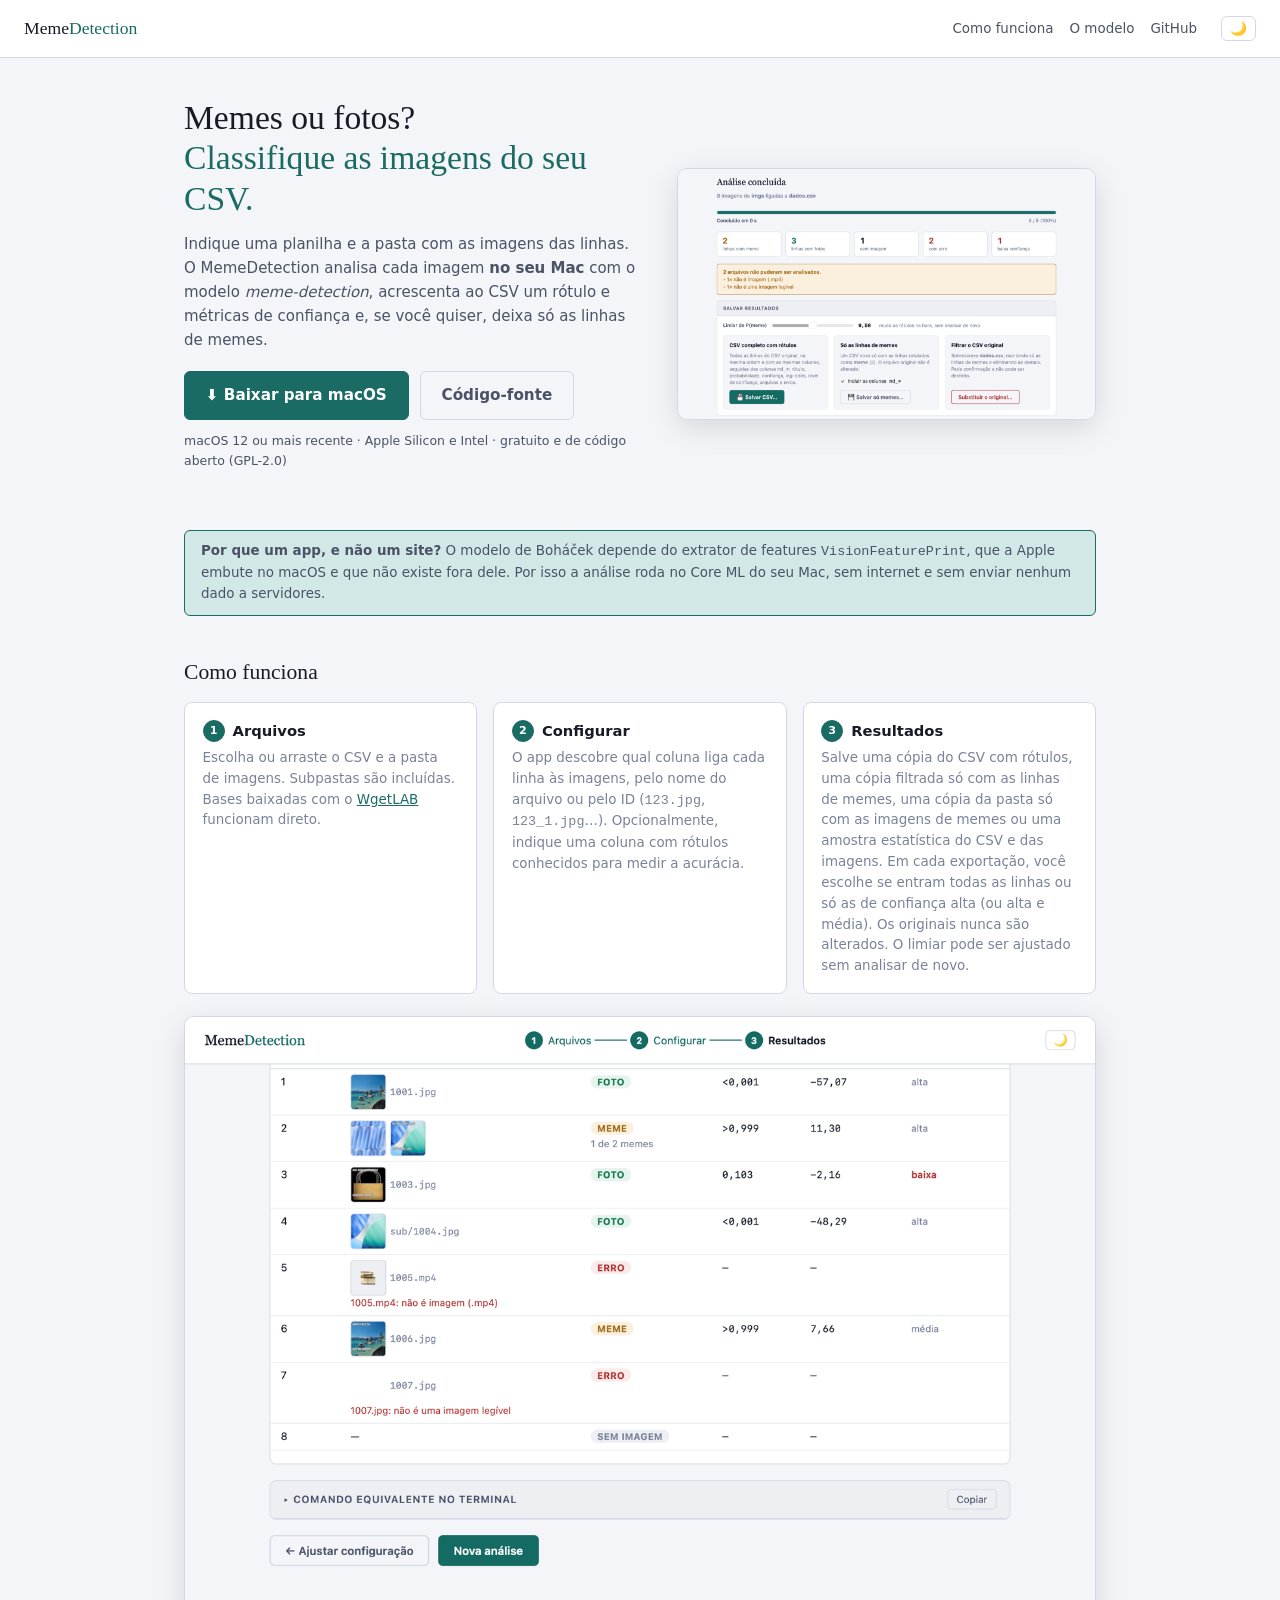
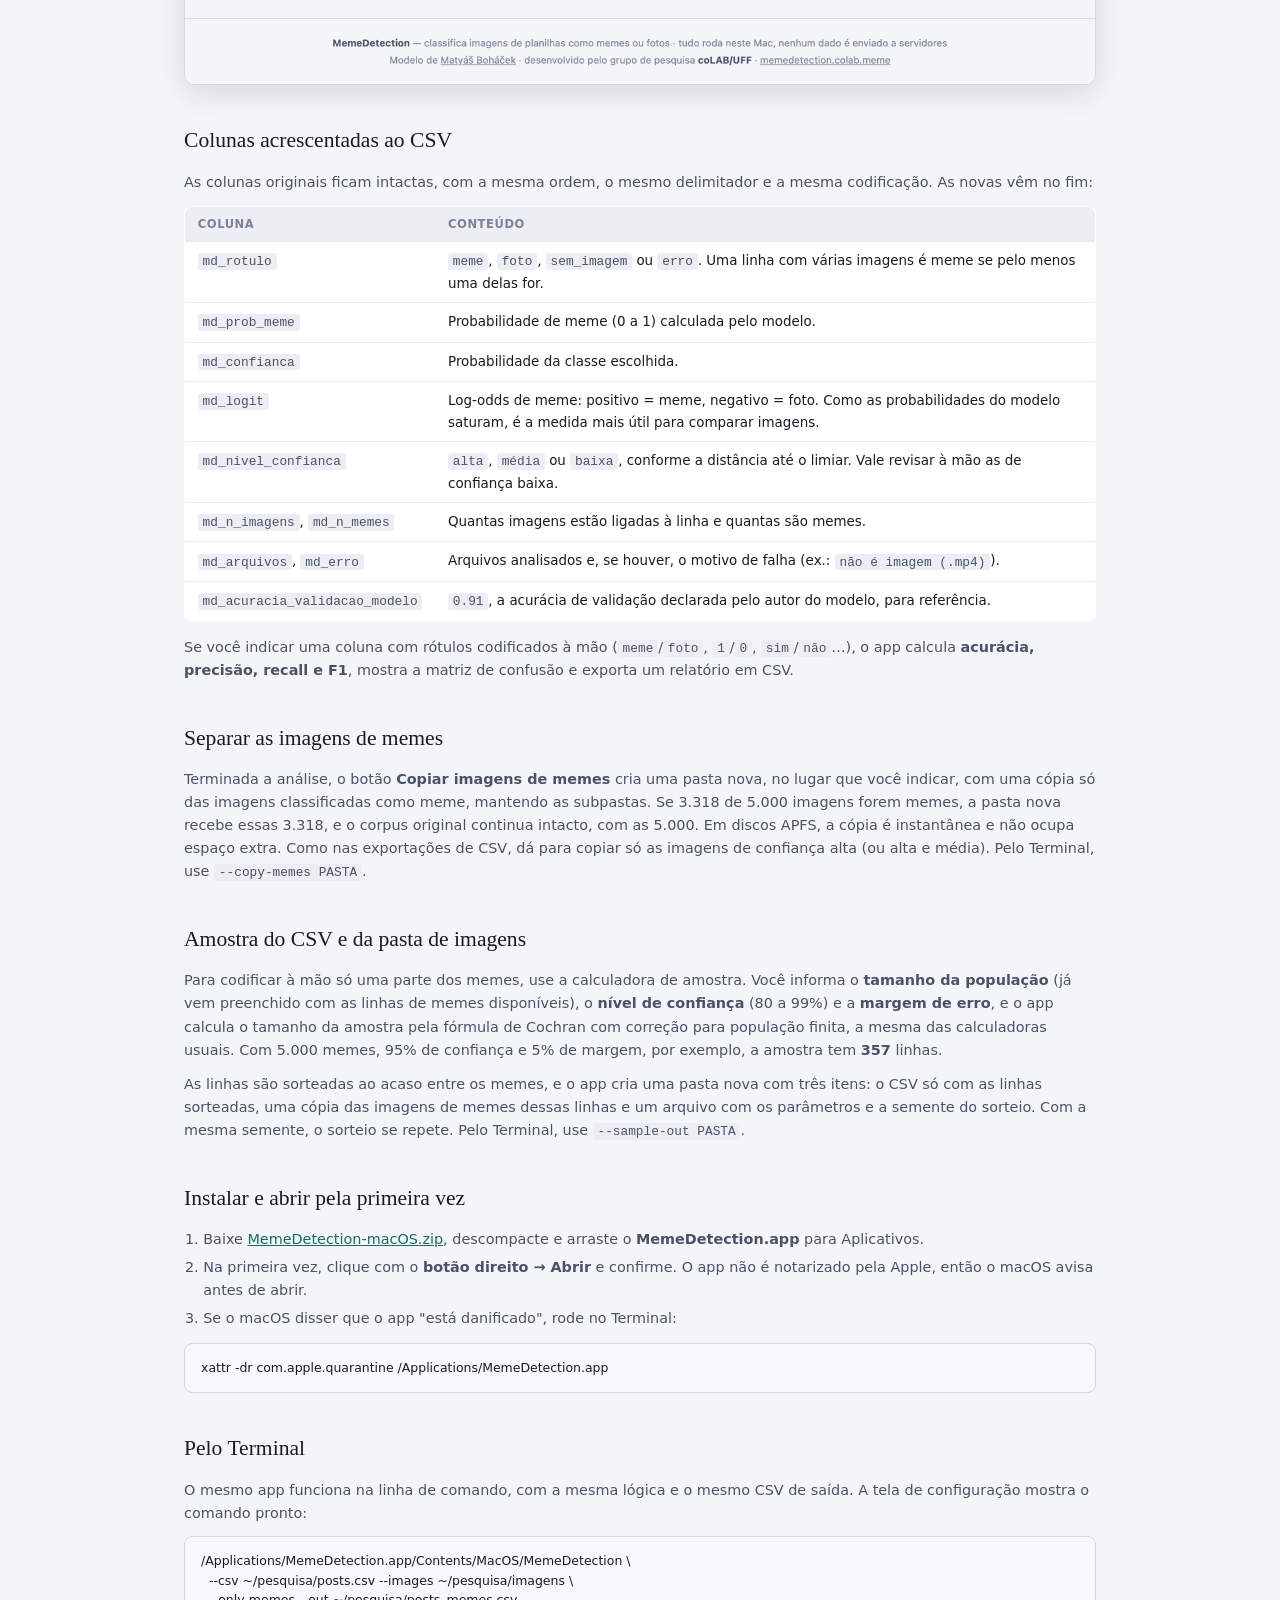
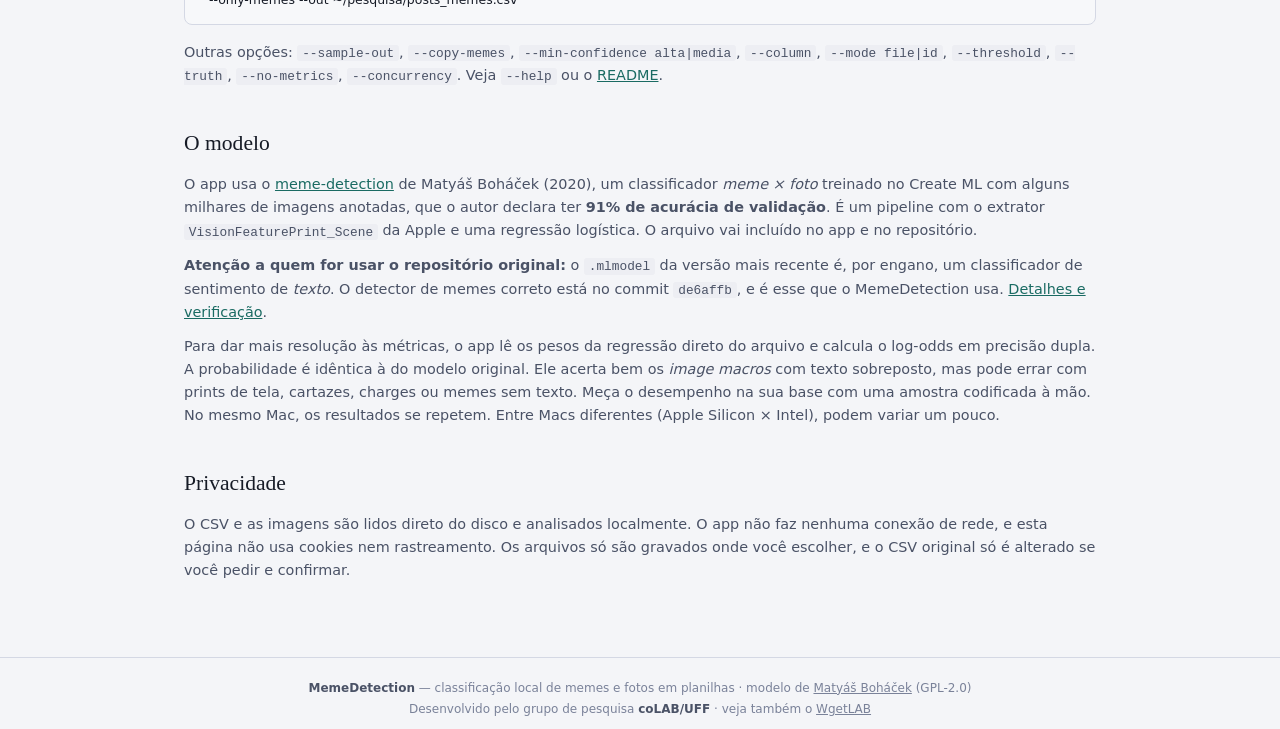
<file: docs/index.html>
<!DOCTYPE html>
<html lang="pt-BR" data-theme="">
<head>
  <meta charset="UTF-8">
  <meta name="viewport" content="width=device-width, initial-scale=1.0">
  <title>MemeDetection — memes ou fotos?</title>
  <meta name="description" content="App para macOS que classifica como meme ou foto as imagens ligadas a um CSV, com o modelo meme-detection rodando localmente no Core ML. Acrescenta rótulos e métricas ao CSV e filtra só as linhas de memes.">
  <link rel="stylesheet" href="style.css">
  <style>
    .page { max-width: 960px; margin: 0 auto; padding: 2.5rem 1.5rem 4rem; width: 100%; }
    @media (max-width: 560px) { .page { padding: 1.8rem 1rem 3rem; } }
    .hero { display: grid; grid-template-columns: 1.1fr 1fr; gap: 2rem; align-items: center; margin-bottom: 2.5rem; }
    @media (max-width: 800px) { .hero { grid-template-columns: 1fr; } }
    .hero h1 { font-family: Georgia, serif; font-weight: normal; font-size: 2.1rem; line-height: 1.2; margin-bottom: 0.8rem; }
    .hero h1 em { color: var(--accent); font-style: normal; }
    .hero p { color: var(--ink-mid); margin-bottom: 1.2rem; }
    .hero .btn { font-size: 0.95rem; padding: 0.7rem 1.3rem; text-decoration: none; }
    .req { font-size: 0.78rem; color: var(--ink-muted); margin-top: 0.7rem; }
    .shot { width: 100%; height: auto; border-radius: 10px; border: 1px solid var(--border); box-shadow: 0 8px 30px rgba(0,0,0,.12); display: block; }
    h2 { font-family: Georgia, serif; font-weight: normal; font-size: 1.35rem; margin: 2.4rem 0 0.8rem; }
    .steps { display: grid; grid-template-columns: repeat(3, 1fr); gap: 1rem; }
    @media (max-width: 760px) { .steps { grid-template-columns: 1fr; } }
    .step-card { background: var(--surface); border: 1px solid var(--border); border-radius: 8px; padding: 1rem 1.1rem; }
    .step-card h3 { font-size: 0.92rem; margin-bottom: 0.35rem; display: flex; align-items: center; gap: 0.5rem; }
    .step-card p { font-size: 0.84rem; color: var(--ink-muted); line-height: 1.55; }
    .step-card .step-dot { background: var(--accent); border-color: var(--accent); color: #fff; }
    .prose p, .prose li { font-size: 0.9rem; color: var(--ink-mid); }
    .prose ul, .prose ol { padding-left: 1.2rem; margin: 0.4rem 0 0.8rem; }
    .prose li { margin-bottom: 0.3rem; }
    .prose p { margin-bottom: 0.7rem; }
    .prose code, td code { font-size: 0.8rem; background: var(--surface2); padding: 0.05rem 0.3rem; border-radius: 3px; color: var(--ink-mid); }
    .doc-table { width: 100%; border-collapse: collapse; font-size: 0.84rem; background: var(--surface); border: 1px solid var(--border); border-radius: 8px; overflow: hidden; }
    .doc-table th, .doc-table td { text-align: left; padding: 0.5rem 0.8rem; border-bottom: 1px solid var(--border-soft); vertical-align: top; }
    .doc-table th { font-size: 0.72rem; text-transform: uppercase; letter-spacing: 0.05em; color: var(--ink-muted); background: var(--surface2); }
    .doc-table td:first-child { white-space: nowrap; }
    .table-scroll { overflow-x: auto; }
    .code-block { background: var(--code-bg); border: 1px solid var(--border); border-radius: 8px; padding: 0.9rem 1rem; font-size: 0.78rem; overflow-x: auto; white-space: pre; line-height: 1.55; margin: 0.5rem 0 1rem; }
    .nav-links { display: flex; gap: 1rem; flex: 1; justify-content: flex-end; font-size: 0.84rem; }
    .nav-links a { color: var(--ink-mid); text-decoration: none; }
    .nav-links a:hover { color: var(--accent); }
    @media (max-width: 560px) { .nav-links a.opt { display: none; } }
  </style>
</head>
<body>
<div class="app-shell">
  <header class="app-header">
    <a class="app-logo" href="./">Meme<span>Detection</span></a>
    <nav class="nav-links">
      <a href="#como">Como funciona</a>
      <a href="#modelo" class="opt">O modelo</a>
      <a href="https://github.com/ombudsmanviktor/memedetection">GitHub</a>
    </nav>
    <button class="theme-btn" id="theme-btn" title="Alternar tema" aria-label="Alternar tema claro/escuro">🌙</button>
  </header>

  <main class="page">
    <section class="hero">
      <div>
        <h1>Memes ou fotos?<br><em>Classifique as imagens do seu CSV.</em></h1>
        <p>Indique uma planilha e a pasta com as imagens das linhas. O MemeDetection analisa cada imagem <strong>no seu Mac</strong> com o modelo <em>meme-detection</em>, acrescenta ao CSV um rótulo e métricas de confiança e, se você quiser, deixa só as linhas de memes.</p>
        <div class="btn-row">
          <a class="btn btn-primary" id="dl" href="https://github.com/ombudsmanviktor/memedetection/releases/latest/download/MemeDetection-macOS.zip">⬇ Baixar para macOS</a>
          <a class="btn btn-ghost" href="https://github.com/ombudsmanviktor/memedetection" style="text-decoration:none">Código-fonte</a>
        </div>
        <p class="req">macOS 12 ou mais recente · Apple Silicon e Intel · gratuito e de código aberto (GPL-2.0)</p>
      </div>
      <img class="shot" src="img/screenshot.png" alt="Tela de resultados do MemeDetection, com contagem de linhas com meme, com fotos, sem imagem e com erro, e opções para salvar o CSV" width="1400" height="840">
    </section>

    <div class="banner banner-info visible"><strong>Por que um app, e não um site?</strong> O modelo de Boháček depende do extrator de features <code>VisionFeaturePrint</code>, que a Apple embute no macOS e que não existe fora dele. Por isso a análise roda no Core ML do seu Mac, sem internet e sem enviar nenhum dado a servidores.</div>

    <h2 id="como">Como funciona</h2>
    <div class="steps">
      <div class="step-card"><h3><span class="step-dot">1</span>Arquivos</h3><p>Escolha ou arraste o CSV e a pasta de imagens. Subpastas são incluídas. Bases baixadas com o <a href="https://wgetlab.colab.meme/">WgetLAB</a> funcionam direto.</p></div>
      <div class="step-card"><h3><span class="step-dot">2</span>Configurar</h3><p>O app descobre qual coluna liga cada linha às imagens, pelo nome do arquivo ou pelo ID (<code>123.jpg</code>, <code>123_1.jpg</code>…). Opcionalmente, indique uma coluna com rótulos conhecidos para medir a acurácia.</p></div>
      <div class="step-card"><h3><span class="step-dot">3</span>Resultados</h3><p>Salve uma cópia do CSV com rótulos, uma cópia filtrada só com as linhas de memes, uma cópia da pasta só com as imagens de memes ou uma amostra estatística do CSV e das imagens. Em cada exportação, você escolhe se entram todas as linhas ou só as de confiança alta (ou alta e média). Os originais nunca são alterados. O limiar pode ser ajustado sem analisar de novo.</p></div>
    </div>
    <img class="shot" src="img/resultados.png" alt="Tabela de resultados por linha, com miniaturas, rótulo, probabilidade de meme, log-odds e nível de confiança" style="margin-top:1.4rem" loading="lazy" width="1400" height="1025">

    <h2>Colunas acrescentadas ao CSV</h2>
    <p class="prose" style="margin-bottom:.7rem"><span style="font-size:.9rem;color:var(--ink-mid)">As colunas originais ficam intactas, com a mesma ordem, o mesmo delimitador e a mesma codificação. As novas vêm no fim:</span></p>
    <div class="table-scroll">
      <table class="doc-table">
        <thead><tr><th>Coluna</th><th>Conteúdo</th></tr></thead>
        <tbody>
          <tr><td><code>md_rotulo</code></td><td><code>meme</code>, <code>foto</code>, <code>sem_imagem</code> ou <code>erro</code>. Uma linha com várias imagens é meme se pelo menos uma delas for.</td></tr>
          <tr><td><code>md_prob_meme</code></td><td>Probabilidade de meme (0 a 1) calculada pelo modelo.</td></tr>
          <tr><td><code>md_confianca</code></td><td>Probabilidade da classe escolhida.</td></tr>
          <tr><td><code>md_logit</code></td><td>Log-odds de meme: positivo = meme, negativo = foto. Como as probabilidades do modelo saturam, é a medida mais útil para comparar imagens.</td></tr>
          <tr><td><code>md_nivel_confianca</code></td><td><code>alta</code>, <code>média</code> ou <code>baixa</code>, conforme a distância até o limiar. Vale revisar à mão as de confiança baixa.</td></tr>
          <tr><td><code>md_n_imagens</code>, <code>md_n_memes</code></td><td>Quantas imagens estão ligadas à linha e quantas são memes.</td></tr>
          <tr><td><code>md_arquivos</code>, <code>md_erro</code></td><td>Arquivos analisados e, se houver, o motivo de falha (ex.: <code>não é imagem (.mp4)</code>).</td></tr>
          <tr><td><code>md_acuracia_validacao_modelo</code></td><td><code>0.91</code>, a acurácia de validação declarada pelo autor do modelo, para referência.</td></tr>
        </tbody>
      </table>
    </div>
    <div class="prose" style="margin-top:.9rem">
      <p>Se você indicar uma coluna com rótulos codificados à mão (<code>meme</code>/<code>foto</code>, <code>1</code>/<code>0</code>, <code>sim</code>/<code>não</code>…), o app calcula <strong>acurácia, precisão, recall e F1</strong>, mostra a matriz de confusão e exporta um relatório em CSV.</p>
    </div>

    <h2>Separar as imagens de memes</h2>
    <div class="prose">
      <p>Terminada a análise, o botão <strong>Copiar imagens de memes</strong> cria uma pasta nova, no lugar que você indicar, com uma cópia só das imagens classificadas como meme, mantendo as subpastas. Se 3.318 de 5.000 imagens forem memes, a pasta nova recebe essas 3.318, e o corpus original continua intacto, com as 5.000. Em discos APFS, a cópia é instantânea e não ocupa espaço extra. Como nas exportações de CSV, dá para copiar só as imagens de confiança alta (ou alta e média). Pelo Terminal, use <code>--copy-memes PASTA</code>.</p>
    </div>

    <h2 id="amostra">Amostra do CSV e da pasta de imagens</h2>
    <div class="prose">
      <p>Para codificar à mão só uma parte dos memes, use a calculadora de amostra. Você informa o <strong>tamanho da população</strong> (já vem preenchido com as linhas de memes disponíveis), o <strong>nível de confiança</strong> (80 a 99%) e a <strong>margem de erro</strong>, e o app calcula o tamanho da amostra pela fórmula de Cochran com correção para população finita, a mesma das calculadoras usuais. Com 5.000 memes, 95% de confiança e 5% de margem, por exemplo, a amostra tem <strong>357</strong> linhas.</p>
      <p>As linhas são sorteadas ao acaso entre os memes, e o app cria uma pasta nova com três itens: o CSV só com as linhas sorteadas, uma cópia das imagens de memes dessas linhas e um arquivo com os parâmetros e a semente do sorteio. Com a mesma semente, o sorteio se repete. Pelo Terminal, use <code>--sample-out PASTA</code>.</p>
    </div>

    <h2 id="instalar">Instalar e abrir pela primeira vez</h2>
    <div class="prose">
      <ol>
        <li>Baixe <a href="https://github.com/ombudsmanviktor/memedetection/releases/latest/download/MemeDetection-macOS.zip">MemeDetection-macOS.zip</a>, descompacte e arraste o <strong>MemeDetection.app</strong> para Aplicativos.</li>
        <li>Na primeira vez, clique com o <strong>botão direito → Abrir</strong> e confirme. O app não é notarizado pela Apple, então o macOS avisa antes de abrir.</li>
        <li>Se o macOS disser que o app "está danificado", rode no Terminal:</li>
      </ol>
      <div class="code-block">xattr -dr com.apple.quarantine /Applications/MemeDetection.app</div>
    </div>

    <h2 id="terminal">Pelo Terminal</h2>
    <div class="prose">
      <p>O mesmo app funciona na linha de comando, com a mesma lógica e o mesmo CSV de saída. A tela de configuração mostra o comando pronto:</p>
      <div class="code-block">/Applications/MemeDetection.app/Contents/MacOS/MemeDetection \
  --csv ~/pesquisa/posts.csv --images ~/pesquisa/imagens \
  --only-memes --out ~/pesquisa/posts_memes.csv</div>
      <p>Outras opções: <code>--sample-out</code>, <code>--copy-memes</code>, <code>--min-confidence alta|media</code>, <code>--column</code>, <code>--mode file|id</code>, <code>--threshold</code>, <code>--truth</code>, <code>--no-metrics</code>, <code>--concurrency</code>. Veja <code>--help</code> ou o <a href="https://github.com/ombudsmanviktor/memedetection#usar-pelo-terminal">README</a>.</p>
    </div>

    <h2 id="modelo">O modelo</h2>
    <div class="prose">
      <p>O app usa o <a href="https://github.com/maty-bohacek/meme-detection">meme-detection</a> de Matyáš Boháček (2020), um classificador <em>meme × foto</em> treinado no Create ML com alguns milhares de imagens anotadas, que o autor declara ter <strong>91% de acurácia de validação</strong>. É um pipeline com o extrator <code>VisionFeaturePrint_Scene</code> da Apple e uma regressão logística. O arquivo vai incluído no app e no repositório.</p>
      <p><strong>Atenção a quem for usar o repositório original:</strong> o <code>.mlmodel</code> da versão mais recente é, por engano, um classificador de sentimento de <em>texto</em>. O detector de memes correto está no commit <code>de6affb</code>, e é esse que o MemeDetection usa. <a href="https://github.com/ombudsmanviktor/memedetection/blob/main/Resources/model/README.md">Detalhes e verificação</a>.</p>
      <p>Para dar mais resolução às métricas, o app lê os pesos da regressão direto do arquivo e calcula o log-odds em precisão dupla. A probabilidade é idêntica à do modelo original. Ele acerta bem os <em>image macros</em> com texto sobreposto, mas pode errar com prints de tela, cartazes, charges ou memes sem texto. Meça o desempenho na sua base com uma amostra codificada à mão. No mesmo Mac, os resultados se repetem. Entre Macs diferentes (Apple Silicon × Intel), podem variar um pouco.</p>
    </div>

    <h2>Privacidade</h2>
    <div class="prose">
      <p>O CSV e as imagens são lidos direto do disco e analisados localmente. O app não faz nenhuma conexão de rede, e esta página não usa cookies nem rastreamento. Os arquivos só são gravados onde você escolher, e o CSV original só é alterado se você pedir e confirmar.</p>
    </div>
  </main>
</div>

<footer class="app-footer">
  <strong>MemeDetection</strong> — classificação local de memes e fotos em planilhas · modelo de <a href="https://github.com/maty-bohacek/meme-detection">Matyáš Boháček</a> (GPL-2.0)<br>
  Desenvolvido pelo grupo de pesquisa <strong>coLAB/UFF</strong> · veja também o <a href="https://wgetlab.colab.meme/">WgetLAB</a>
</footer>

<script>
(function () {
  const btn = document.getElementById('theme-btn');
  const apply = t => { document.documentElement.dataset.theme = t; btn.textContent = t === 'dark' ? '☀️' : '🌙'; };
  let stored = null;
  try { stored = localStorage.getItem('md-theme'); } catch {}
  apply(stored || (window.matchMedia('(prefers-color-scheme:dark)').matches ? 'dark' : 'light'));
  btn.addEventListener('click', () => {
    const next = document.documentElement.dataset.theme === 'dark' ? 'light' : 'dark';
    try { localStorage.setItem('md-theme', next); } catch {}
    apply(next);
  });
})();
</script>
</body>
</html>
</file>
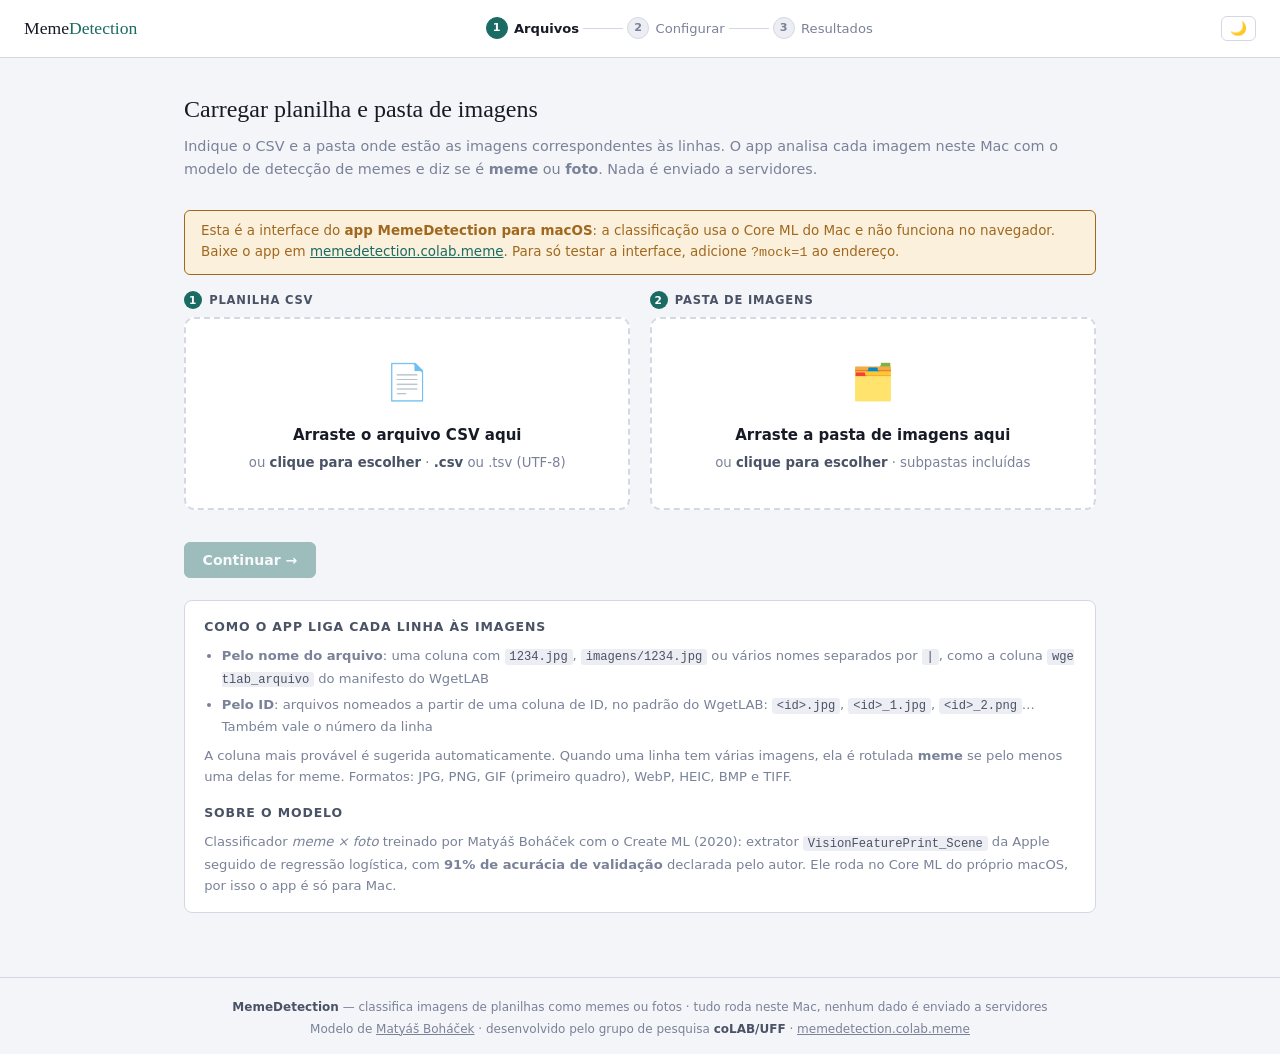
<file: Resources/ui/index.html>
<!DOCTYPE html>
<html lang="pt-BR" data-theme="">
<head>
  <meta charset="UTF-8">
  <meta name="viewport" content="width=device-width, initial-scale=1.0">
  <title>MemeDetection — memes ou fotos?</title>
  <link rel="stylesheet" href="style.css">
  <script src="vendor/papaparse.min.js"></script>
  <script src="core.js"></script>
</head>
<body>
<div class="app-shell">

  <!-- ── Header ──────────────────────────────────────────────────────── -->
  <header class="app-header">
    <a class="app-logo" href="#" id="logo">Meme<span>Detection</span></a>
    <nav class="stepper" aria-label="Progresso">
      <div class="step-item active" id="s-dot-1"><div class="step-dot">1</div><span>Arquivos</span></div>
      <div class="step-line" id="s-line-1"></div>
      <div class="step-item" id="s-dot-2"><div class="step-dot">2</div><span>Configurar</span></div>
      <div class="step-line" id="s-line-2"></div>
      <div class="step-item" id="s-dot-3"><div class="step-dot">3</div><span>Resultados</span></div>
    </nav>
    <button class="theme-btn" id="theme-btn" title="Alternar tema" aria-label="Alternar tema claro/escuro">🌙</button>
  </header>

  <!-- ── Step 1 — Arquivos ───────────────────────────────────────────── -->
  <section class="step-section active" id="step-files">
    <h1 class="step-title">Carregar planilha e pasta de imagens</h1>
    <p class="step-desc">Indique o CSV e a pasta onde estão as imagens correspondentes às linhas. O app analisa cada imagem neste Mac com o modelo de detecção de memes e diz se é <strong>meme</strong> ou <strong>foto</strong>. Nada é enviado a servidores.</p>

    <div id="env-warn" class="banner banner-warn"></div>
    <div id="error-files" class="banner banner-error"></div>

    <div class="drop-grid">
      <div>
        <div class="step-label"><span class="num">1</span>Planilha CSV</div>
        <div class="dropzone" id="dz-csv" role="button" tabindex="0" aria-label="Escolher CSV">
          <div class="dropzone-icon">📄</div>
          <div class="dropzone-title">Arraste o arquivo CSV aqui</div>
          <div class="dropzone-hint">ou <strong>clique para escolher</strong> · <strong>.csv</strong> ou .tsv (UTF-8)</div>
        </div>
        <div class="file-card" id="card-csv">
          <div class="file-card-icon">📄</div>
          <div class="file-card-text">
            <div class="file-card-name" id="csv-name"></div>
            <div class="file-card-meta" id="csv-meta"></div>
          </div>
          <button class="remove-btn" id="csv-remove" title="Remover" aria-label="Remover CSV">✕</button>
        </div>
      </div>
      <div>
        <div class="step-label"><span class="num">2</span>Pasta de imagens</div>
        <div class="dropzone" id="dz-folder" role="button" tabindex="0" aria-label="Escolher pasta de imagens">
          <div class="dropzone-icon">🗂️</div>
          <div class="dropzone-title">Arraste a pasta de imagens aqui</div>
          <div class="dropzone-hint">ou <strong>clique para escolher</strong> · subpastas incluídas</div>
        </div>
        <div class="file-card" id="card-folder">
          <div class="file-card-icon">📁</div>
          <div class="file-card-text">
            <div class="file-card-name" id="folder-name"></div>
            <div class="file-card-meta" id="folder-meta"></div>
          </div>
          <button class="remove-btn" id="folder-remove" title="Remover" aria-label="Remover pasta">✕</button>
        </div>
      </div>
    </div>

    <div class="btn-row">
      <button class="btn btn-primary" id="btn-continue-1" disabled>Continuar →</button>
      <span style="font-size:.8rem;color:var(--ink-muted)" id="continue-hint"></span>
    </div>
    <div class="model-line" id="model-line"><span class="dot"></span>Carregando o modelo…</div>

    <div class="info-box">
      <h3>Como o app liga cada linha às imagens</h3>
      <ul>
        <li><strong>Pelo nome do arquivo</strong>: uma coluna com <code>1234.jpg</code>, <code>imagens/1234.jpg</code> ou vários nomes separados por <code>|</code>, como a coluna <code>wgetlab_arquivo</code> do manifesto do WgetLAB</li>
        <li><strong>Pelo ID</strong>: arquivos nomeados a partir de uma coluna de ID, no padrão do WgetLAB: <code>&lt;id&gt;.jpg</code>, <code>&lt;id&gt;_1.jpg</code>, <code>&lt;id&gt;_2.png</code>… Também vale o número da linha</li>
      </ul>
      <p style="margin-top:.5rem">A coluna mais provável é sugerida automaticamente. Quando uma linha tem várias imagens, ela é rotulada <strong>meme</strong> se pelo menos uma delas for meme. Formatos: JPG, PNG, GIF (primeiro quadro), WebP, HEIC, BMP e TIFF.</p>
      <h3 style="margin-top:1rem">Sobre o modelo</h3>
      <p>Classificador <em>meme × foto</em> treinado por Matyáš Boháček com o Create ML (2020): extrator <code>VisionFeaturePrint_Scene</code> da Apple seguido de regressão logística, com <strong>91% de acurácia de validação</strong> declarada pelo autor. Ele roda no Core ML do próprio macOS, por isso o app é só para Mac.</p>
    </div>
  </section>

  <!-- ── Step 2 — Configurar ─────────────────────────────────────────── -->
  <section class="step-section" id="step-config">
    <h1 class="step-title">Configurar a análise</h1>
    <p class="step-desc">Confira a coluna que liga cada linha às imagens da pasta e, se quiser, ajuste o limiar e indique uma coluna com rótulos conhecidos para medir a acurácia.</p>

    <div class="config-grid">
      <div class="panel">
        <div class="panel-header"><span><span class="num">1</span>Coluna que liga linha e imagem</span></div>
        <div class="panel-body list" id="link-list"></div>
      </div>

      <div>
        <div class="panel">
          <div class="panel-header"><span><span class="num">2</span>Classificação</span></div>
          <div class="panel-body">
            <div class="field">
              <label for="threshold">Limiar de P(meme)</label>
              <div class="inline"><input type="number" class="input num" id="threshold" min="0.05" max="0.95" step="0.05" value="0.5"><span style="font-size:.8rem;color:var(--ink-muted)">de 0,05 a 0,95 · padrão 0,5</span></div>
            </div>
            <p class="panel-hint">Uma imagem vira <strong>meme</strong> quando a probabilidade calculada pelo modelo é maior ou igual ao limiar. Dá para mudar o limiar depois, na tela de resultados, sem analisar de novo.</p>
          </div>
        </div>
        <div class="panel" style="margin-top:1.2rem">
          <div class="panel-header"><span><span class="num">3</span>Avaliação da acurácia <span style="font-weight:400;text-transform:none;letter-spacing:0">(opcional)</span></span></div>
          <div class="panel-body">
            <div class="field">
              <label for="truth-col">Coluna com o rótulo verdadeiro</label>
              <select class="input" id="truth-col"></select>
            </div>
            <p class="panel-hint">Se parte das linhas já foi codificada à mão, o app compara com o resultado do modelo e calcula acurácia, precisão, recall e F1. Valores aceitos: <code>meme</code>, <code>1</code>, <code>sim</code>… para meme e <code>foto</code>, <code>photo</code>, <code>0</code>, <code>não</code>… para foto. Células vazias são ignoradas.</p>
            <p class="panel-hint" id="truth-count"></p>
          </div>
        </div>
      </div>
    </div>

    <div class="stats">
      <div class="stat"><div class="stat-val" id="st-rows">0</div><div class="stat-lbl">linhas no CSV</div></div>
      <div class="stat"><div class="stat-val" id="st-linked">0</div><div class="stat-lbl">linhas com imagem</div></div>
      <div class="stat"><div class="stat-val" id="st-images">0</div><div class="stat-lbl">imagens a analisar</div></div>
      <div class="stat"><div class="stat-val" id="st-orphans">0</div><div class="stat-lbl">arquivos da pasta sem linha</div></div>
    </div>

    <div id="link-warn" class="banner banner-warn"></div>

    <div class="panel">
      <div class="panel-header"><span>Prévia das primeiras linhas</span><span id="preview-mode" style="text-transform:none;letter-spacing:0;font-weight:400"></span></div>
      <div class="table-wrap" style="max-height:300px">
        <table class="preview-table">
          <thead><tr><th>Linha</th><th>Valor</th><th>Imagens</th></tr></thead>
          <tbody id="preview-body"></tbody>
        </table>
      </div>
    </div>

    <details class="panel adv" style="padding:0">
      <summary class="panel-header" style="margin:0">Opções avançadas</summary>
      <div class="panel-body">
        <div class="field">
          <label for="concurrency">Análises simultâneas</label>
          <div class="inline"><input type="number" class="input num" id="concurrency" min="1" max="8" value="4"><span style="font-size:.8rem;color:var(--ink-muted)">de 1 a 8</span></div>
        </div>
      </div>
    </details>

    <details class="panel rbox" id="cmd-config">
      <summary class="panel-header"><span><span class="chev">▸</span>Comando equivalente no Terminal</span>
        <span class="btn-row" style="gap:.4rem"><button class="btn-small" data-cmd="copy">Copiar</button></span>
      </summary>
      <pre class="code" data-cmd="code"></pre>
    </details>

    <div id="error-config" class="banner banner-error"></div>
    <div class="btn-row">
      <button class="btn btn-ghost" id="btn-back-1">← Voltar</button>
      <button class="btn btn-primary" id="btn-start">🔍 Analisar imagens</button>
      <span style="font-size:.8rem;color:var(--ink-muted)" id="start-hint"></span>
    </div>
  </section>

  <!-- ── Step 3 — Resultados ─────────────────────────────────────────── -->
  <section class="step-section" id="step-run">
    <h1 class="step-title" id="run-title">Analisando imagens</h1>
    <p class="step-desc" id="run-desc"></p>

    <div class="progress"><div class="progress-bar" id="prog-bar"></div></div>
    <div class="progress-meta"><span class="run-status" id="run-status">Preparando…</span><span id="prog-text">0 / 0</span></div>

    <div class="stats">
      <div class="stat meme"><div class="stat-val" id="rs-meme">0</div><div class="stat-lbl">linhas com meme</div></div>
      <div class="stat foto"><div class="stat-val" id="rs-foto">0</div><div class="stat-lbl">linhas com fotos</div></div>
      <div class="stat"><div class="stat-val" id="rs-none">0</div><div class="stat-lbl">sem imagem</div></div>
      <div class="stat fail"><div class="stat-val" id="rs-err">0</div><div class="stat-lbl">com erro</div></div>
      <div class="stat low"><div class="stat-val" id="rs-low">0</div><div class="stat-lbl">baixa confiança</div></div>
    </div>

    <div class="btn-row" style="margin-bottom:1.2rem" id="run-controls">
      <button class="btn btn-ghost" id="btn-pause">⏸ Pausar</button>
      <button class="btn btn-danger" id="btn-cancel">✕ Cancelar</button>
    </div>

    <div id="err-hint" class="banner banner-warn"></div>
    <div id="saved" class="banner banner-info"></div>
    <div id="error-run" class="banner banner-error"></div>

    <div class="panel" id="save-panel">
      <div class="panel-header"><span>Salvar resultados</span></div>
      <div class="panel-body">
        <div class="range-row" style="margin-bottom:1rem">
          <label for="thr-live" style="font-weight:600;color:var(--ink-mid);font-size:.8rem">Limiar de P(meme)</label>
          <input type="range" id="thr-live" min="0.05" max="0.95" step="0.05" value="0.5">
          <span class="range-val" id="thr-val">0,50</span>
          <span style="font-size:.78rem;color:var(--ink-muted)">muda os rótulos na hora, sem analisar de novo</span>
        </div>
        <p class="panel-hint" style="margin:-.4rem 0 1rem">Em cada exportação, escolha se entram todas as linhas classificadas ou só as de confiança <strong>alta</strong> (ou alta e média). O nível vem da distância entre o log-odds e o limiar. Com filtro, linhas sem imagem ou com erro ficam de fora. Na cópia de imagens, vale o nível de cada imagem.</p>
        <div class="save-grid">
          <div class="save-card">
            <h4>Cópia do CSV com Rótulos</h4>
            <p>Todas as linhas do CSV original, na mesma ordem e com as mesmas colunas, seguidas das colunas <code>md_*</code>: rótulo, probabilidade, confiança, log-odds, nível de confiança, arquivos e erros.</p>
            <label class="conf-row" for="conf-all">Confiança <select class="input conf-sel" id="conf-all"><option value="baixa">Alta, média e baixa</option><option value="media">Alta e média</option><option value="alta">Só alta</option></select></label>
            <span class="conf-count" id="cnt-all"></span>
            <button class="btn btn-primary" id="btn-save-all">💾 Salvar CSV…</button>
          </div>
          <div class="save-card">
            <h4>Cópia do CSV Filtrada (Somente Memes)</h4>
            <p>Um CSV novo só com as linhas rotuladas como <strong>meme</strong> (<span id="n-memes">0</span>). O arquivo original não é alterado.</p>
            <label class="radio-row" style="font-size:.8rem"><input type="checkbox" id="keep-metrics" checked> Incluir as colunas <code>md_*</code></label>
            <label class="conf-row" for="conf-memes">Confiança <select class="input conf-sel" id="conf-memes"><option value="baixa">Alta, média e baixa</option><option value="media">Alta e média</option><option value="alta">Só alta</option></select></label>
            <span class="conf-count" id="cnt-memes"></span>
            <button class="btn btn-ghost" id="btn-save-memes">💾 Salvar CSV filtrado…</button>
          </div>
          <div class="save-card">
            <h4>Cópia da Pasta de Imagens (Somente Memes)</h4>
            <p>Cria uma pasta nova, onde você indicar, com uma cópia das <strong id="n-meme-imgs">0</strong> imagens classificadas como meme, mantendo as subpastas. A pasta original, com todas as <span id="n-all-imgs">0</span> imagens, não é alterada.</p>
            <label class="conf-row" for="conf-copy">Confiança <select class="input conf-sel" id="conf-copy"><option value="baixa">Alta, média e baixa</option><option value="media">Alta e média</option><option value="alta">Só alta</option></select></label>
            <span class="conf-count" id="cnt-copy"></span>
            <p class="panel-hint" id="copy-progress" style="display:none;flex:0"></p>
            <button class="btn btn-ghost" id="btn-copy-memes">📁 Copiar imagens de memes…</button>
          </div>
          <div class="save-card wide" id="sample-card">
            <h4>Amostra do CSV e da Pasta de Imagens</h4>
            <p>Calcula o tamanho de uma amostra estatística das linhas rotuladas como <strong>meme</strong>, sorteia essas linhas ao acaso e cria uma pasta nova com uma cópia do CSV só com elas, uma cópia das imagens de memes dessas linhas e um arquivo com os parâmetros do sorteio. O CSV e a pasta originais não são alterados.</p>
            <div class="sample-grid">
              <div class="field">
                <label for="smp-pop">Tamanho da população</label>
                <input type="number" class="input" id="smp-pop" min="1" step="1">
                <span class="field-hint" id="smp-pop-hint"></span>
              </div>
              <div class="field">
                <label for="smp-conf">Nível de confiança</label>
                <select class="input" id="smp-conf"><option value="80">80%</option><option value="85">85%</option><option value="90">90%</option><option value="95" selected>95%</option><option value="99">99%</option></select>
              </div>
              <div class="field">
                <label for="smp-margin">Margem de erro (%)</label>
                <input type="number" class="input" id="smp-margin" min="1" max="20" step="0.5" value="5">
              </div>
              <div class="sample-result">
                <div class="sample-n" id="smp-n">—</div>
                <div class="sample-n-lbl">tamanho da amostra</div>
              </div>
            </div>
            <div class="sample-opts-row">
              <label class="conf-row" for="conf-sample">Confiança do rótulo <select class="input conf-sel" id="conf-sample"><option value="baixa">Alta, média e baixa</option><option value="media">Alta e média</option><option value="alta">Só alta</option></select></label>
              <label class="conf-row" for="smp-seed">Semente <input type="number" class="input num" id="smp-seed" min="1" step="1" style="width:100px"><button class="btn-small" id="smp-reroll" title="Sortear outra amostra">🎲 Sortear outra</button></label>
              <label class="radio-row" style="font-size:.8rem"><input type="checkbox" id="smp-metrics" checked> Incluir as colunas <code>md_*</code></label>
            </div>
            <span class="conf-count" id="cnt-sample"></span>
            <p class="panel-hint" id="sample-progress" style="display:none;flex:0"></p>
            <p class="panel-hint" style="flex:0">Fórmula de Cochran com correção para população finita e proporção esperada de 50%, a mesma das calculadoras de amostra usuais: n₀ = z²·p(1−p)/e² e n = n₀ / (1 + (n₀−1)/N). Com a mesma semente, o sorteio se repete.</p>
            <button class="btn btn-primary" id="btn-sample">🎲 Criar amostra…</button>
          </div>
        </div>
      </div>
    </div>

    <div class="panel" id="eval-panel" style="display:none">
      <div class="panel-header"><span>Avaliação da acurácia</span><button class="btn-small" id="btn-eval-save">↓ Relatório CSV</button></div>
      <div class="panel-body">
        <div class="stats" style="margin-bottom:.8rem">
          <div class="stat"><div class="stat-val" id="ev-acc">—</div><div class="stat-lbl">acurácia</div></div>
          <div class="stat"><div class="stat-val" id="ev-prec">—</div><div class="stat-lbl">precisão (meme)</div></div>
          <div class="stat"><div class="stat-val" id="ev-rec">—</div><div class="stat-lbl">recall (meme)</div></div>
          <div class="stat"><div class="stat-val" id="ev-f1">—</div><div class="stat-lbl">F1 (meme)</div></div>
        </div>
        <div id="ev-matrix"></div>
        <p class="panel-hint" id="ev-note"></p>
      </div>
    </div>

    <div class="panel">
      <div class="panel-header"><span>Resultados por linha</span>
        <span class="seg" role="group" aria-label="Filtro dos resultados">
          <button class="on" data-filter="all">Todas</button><button data-filter="meme">Memes</button><button data-filter="foto">Fotos</button><button data-filter="baixa">Baixa confiança</button><button data-filter="erro">Erros e sem imagem</button>
        </span>
      </div>
      <div class="table-wrap" style="max-height:520px">
        <table class="log-table">
          <thead><tr><th>Linha</th><th>Imagem</th><th>Rótulo</th><th>P(meme)</th><th>Log-odds</th><th>Confiança</th></tr></thead>
          <tbody id="res-body"></tbody>
        </table>
        <div class="table-note" id="res-note"></div>
      </div>
    </div>

    <details class="panel rbox" id="cmd-run">
      <summary class="panel-header"><span><span class="chev">▸</span>Comando equivalente no Terminal</span>
        <span class="btn-row" style="gap:.4rem"><button class="btn-small" data-cmd="copy">Copiar</button></span>
      </summary>
      <pre class="code" data-cmd="code"></pre>
    </details>

    <div class="btn-row">
      <button class="btn btn-ghost" id="btn-back-2">← Ajustar configuração</button>
      <button class="btn btn-primary" id="btn-new">Nova análise</button>
    </div>
  </section>

</div><!-- app-shell -->

<footer class="app-footer">
  <strong>MemeDetection</strong> — classifica imagens de planilhas como memes ou fotos · tudo roda neste Mac, nenhum dado é enviado a servidores<br>
  Modelo de <a href="https://github.com/maty-bohacek/meme-detection" target="_blank" rel="noopener">Matyáš Boháček</a> · desenvolvido pelo grupo de pesquisa <strong>coLAB/UFF</strong> · <a href="https://memedetection.colab.meme/" target="_blank" rel="noopener">memedetection.colab.meme</a>
</footer>

<script src="app.js"></script>
</body>
</html>
</file>
<file: docs/style.css>
/* MemeDetection — estilos (tokens e componentes herdados do WgetLAB/KrippLAB, coLAB/UFF) */
/* ── Tokens ─────────────────────────────────────────────────────────── */
:root {
  --bg:          #F4F5F8;
  --surface:     #FFFFFF;
  --surface2:    #EDEEF3;
  --ink:         #161B26;
  --ink-mid:     #4A5266;
  --ink-muted:   #7A8299;
  --accent:      #1A6B63;
  --accent-soft: #D2E8E6;
  --border:      #D4D8E4;
  --border-soft: #E8EAF0;
  --shadow:      0 1px 3px rgba(0,0,0,.08), 0 1px 2px rgba(0,0,0,.05);
  --code-bg:     #F7F8FA;

  --c-h:     #1A7A52;  --c-h-bg: #E6F4ED;
  --c-m:     #A0681E;  --c-m-bg: #FBF0DC;
  --c-l:     #B03535;  --c-l-bg: #FAEAEA;
  --c-n:     #7A8299;  --c-n-bg: #EDEEF3;
}
@media (prefers-color-scheme: dark) {
  :root:not([data-theme="light"]) {
    --bg:#0D1117; --surface:#161B22; --surface2:#1E2430; --ink:#E2E6F0;
    --ink-mid:#9BA5BC; --ink-muted:#5E6880; --accent:#2AA89D; --accent-soft:#1A3533;
    --border:#30363F; --border-soft:#21272F; --shadow:0 1px 3px rgba(0,0,0,.4); --code-bg:#11161D;
    --c-h:#3CB87A; --c-h-bg:#0F2B1F; --c-m:#D4943A; --c-m-bg:#2B1F08;
    --c-l:#E06060; --c-l-bg:#2B0F0F; --c-n:#5E6880; --c-n-bg:#1E2430;
  }
}
:root[data-theme="dark"] {
  --bg:#0D1117; --surface:#161B22; --surface2:#1E2430; --ink:#E2E6F0;
  --ink-mid:#9BA5BC; --ink-muted:#5E6880; --accent:#2AA89D; --accent-soft:#1A3533;
  --border:#30363F; --border-soft:#21272F; --shadow:0 1px 3px rgba(0,0,0,.4); --code-bg:#11161D;
  --c-h:#3CB87A; --c-h-bg:#0F2B1F; --c-m:#D4943A; --c-m-bg:#2B1F08;
  --c-l:#E06060; --c-l-bg:#2B0F0F; --c-n:#5E6880; --c-n-bg:#1E2430;
}
:root[data-theme="light"] {
  --bg:#F4F5F8; --surface:#FFFFFF; --surface2:#EDEEF3; --ink:#161B26;
  --ink-mid:#4A5266; --ink-muted:#7A8299; --accent:#1A6B63; --accent-soft:#D2E8E6;
  --border:#D4D8E4; --border-soft:#E8EAF0; --shadow:0 1px 3px rgba(0,0,0,.08),0 1px 2px rgba(0,0,0,.05); --code-bg:#F7F8FA;
  --c-h:#1A7A52; --c-h-bg:#E6F4ED; --c-m:#A0681E; --c-m-bg:#FBF0DC;
  --c-l:#B03535; --c-l-bg:#FAEAEA; --c-n:#7A8299; --c-n-bg:#EDEEF3;
}

/* ── Reset & Base ───────────────────────────────────────────────────── */
*, *::before, *::after { box-sizing: border-box; margin: 0; padding: 0; }
body {
  background: var(--bg);
  color: var(--ink);
  font-family: -apple-system, 'Segoe UI', system-ui, sans-serif;
  font-size: 15px;
  line-height: 1.6;
  min-height: 100vh;
}
a { color: var(--accent); }
button { cursor: pointer; font-family: inherit; }
code, pre { font-family: ui-monospace, 'SF Mono', Menlo, Consolas, monospace; }
.app-shell { display: flex; flex-direction: column; min-height: calc(100vh - 80px); }

/* ── Header ─────────────────────────────────────────────────────────── */
.app-header {
  background: var(--surface);
  border-bottom: 1px solid var(--border);
  padding: 0.9rem 1.5rem;
  display: flex;
  align-items: center;
  gap: 1.5rem;
  position: sticky;
  top: 0;
  z-index: 100;
}
.app-logo {
  font-family: Georgia, serif;
  font-size: 1.1rem;
  color: var(--ink);
  white-space: nowrap;
  text-decoration: none;
}
.app-logo:hover { opacity: 0.75; }
.app-logo span { color: var(--accent); }
.stepper { display: flex; align-items: center; flex: 1; justify-content: center; }
.step-item { display: flex; align-items: center; gap: 0.4rem; color: var(--ink-muted); font-size: 0.82rem; }
.step-item.active { color: var(--ink); font-weight: 600; }
.step-item.done   { color: var(--accent); }
.step-dot {
  width: 22px; height: 22px;
  border-radius: 50%;
  background: var(--surface2);
  border: 1.5px solid var(--border);
  display: flex; align-items: center; justify-content: center;
  font-size: 0.7rem; font-weight: 700; flex-shrink: 0;
}
.step-item.active .step-dot, .step-item.done .step-dot { background: var(--accent); border-color: var(--accent); color: #fff; }
.step-line { width: 40px; height: 1.5px; background: var(--border); margin: 0 4px; }
.step-line.done { background: var(--accent); }
.theme-btn {
  background: none; border: 1px solid var(--border); border-radius: 6px;
  padding: 0.3rem 0.5rem; color: var(--ink-muted); font-size: 0.85rem; line-height: 1; flex-shrink: 0;
}
.theme-btn:hover { background: var(--surface2); }
@media (max-width: 560px) {
  .app-header { padding: 0.8rem 1rem; gap: 0.8rem; }
  .step-item span { display: none; }
  .step-line { width: 22px; }
}

/* ── Main content ───────────────────────────────────────────────────── */
.step-section { display: none; flex: 1; padding: 2rem 1.5rem 4rem; max-width: 960px; margin: 0 auto; width: 100%; }
.step-section.active { display: block; }
@media (max-width: 560px) { .step-section { padding: 1.5rem 1rem 3rem; } }
.step-title { font-family: Georgia, serif; font-size: 1.5rem; font-weight: normal; margin-bottom: 0.4rem; color: var(--ink); }
.step-desc { color: var(--ink-muted); font-size: 0.9rem; margin-bottom: 1.8rem; }

/* ── Drop zone ──────────────────────────────────────────────────────── */
.dropzone {
  border: 2px dashed var(--border); border-radius: 10px; padding: 3rem 2rem;
  text-align: center; background: var(--surface);
  transition: border-color .15s, background .15s; cursor: pointer; margin-bottom: 1.5rem;
}
.dropzone.drag-over { border-color: var(--accent); background: var(--accent-soft); }
.dropzone-icon { font-size: 2.2rem; margin-bottom: 0.8rem; }
.dropzone-title { font-weight: 600; color: var(--ink); margin-bottom: 0.3rem; }
.dropzone-hint { font-size: 0.83rem; color: var(--ink-muted); line-height: 1.6; }
.dropzone-hint strong { color: var(--ink-mid); }
#file-input { display: none; }

.file-card {
  background: var(--surface); border: 1px solid var(--border); border-radius: 8px;
  padding: 0.7rem 1rem; display: none; align-items: center; gap: 0.8rem;
  box-shadow: var(--shadow); margin-bottom: 1.5rem;
}
.file-card.visible { display: flex; }
.file-card-icon { font-size: 1.2rem; flex-shrink: 0; }
.file-card-name { font-size: 0.88rem; color: var(--ink); font-weight: 600; flex: 1; min-width: 0; overflow: hidden; text-overflow: ellipsis; white-space: nowrap; }
.file-card-meta { font-size: 0.78rem; color: var(--ink-muted); white-space: nowrap; }
.remove-btn { background: none; border: none; color: var(--ink-muted); font-size: 1rem; padding: 0.2rem 0.4rem; border-radius: 4px; flex-shrink: 0; }
.remove-btn:hover { background: var(--c-l-bg); color: var(--c-l); }

/* ── Buttons ────────────────────────────────────────────────────────── */
.btn {
  display: inline-flex; align-items: center; gap: 0.4rem;
  padding: 0.55rem 1.1rem; border-radius: 6px; font-size: 0.88rem; font-weight: 600;
  border: 1.5px solid transparent; transition: background .12s, opacity .12s;
}
.btn-primary { background: var(--accent); color: #fff; border-color: var(--accent); }
.btn-primary:hover { opacity: 0.88; }
.btn:disabled { opacity: 0.4; cursor: not-allowed; }
.btn-ghost { background: transparent; color: var(--ink-mid); border-color: var(--border); }
.btn-ghost:hover:not(:disabled) { background: var(--surface2); }
.btn-danger { background: transparent; color: var(--c-l); border-color: var(--c-l); }
.btn-danger:hover:not(:disabled) { background: var(--c-l-bg); }
.btn-row { display: flex; gap: 0.7rem; align-items: center; flex-wrap: wrap; }
.btn-small {
  display: inline-flex; align-items: center; gap: 0.35rem;
  background: none; border: 1px solid var(--border); border-radius: 5px;
  padding: 0.25rem 0.65rem; font-size: 0.76rem; color: var(--ink-mid); text-decoration: none;
}
.btn-small:hover:not(:disabled) { background: var(--surface2); color: var(--ink); }
.select-link { background: none; border: none; color: var(--accent); font-size: 0.74rem; text-transform: none; letter-spacing: 0; font-weight: 600; padding: 0 0.2rem; }

/* ── Banners ────────────────────────────────────────────────────────── */
.banner { border-radius: 6px; padding: 0.65rem 1rem; font-size: 0.84rem; margin-bottom: 1rem; display: none; line-height: 1.55; }
.banner.visible { display: block; }
.banner-error { background: var(--c-l-bg); color: var(--c-l); border: 1px solid var(--c-l); }
.banner-warn  { background: var(--c-m-bg); color: var(--c-m); border: 1px solid var(--c-m); }
.banner-info  { background: var(--accent-soft); color: var(--ink-mid); border: 1px solid var(--accent); }

/* ── Info box (step 1) ──────────────────────────────────────────────── */
.info-box {
  margin-top: 1.4rem; background: var(--surface); border: 1px solid var(--border);
  border-radius: 8px; padding: 1rem 1.2rem; font-size: 0.82rem; color: var(--ink-muted); line-height: 1.6;
}
.info-box h3 { font-size: 0.78rem; letter-spacing: 0.07em; text-transform: uppercase; color: var(--ink-mid); margin-bottom: 0.5rem; }
.info-box ul { padding-left: 1.1rem; }
.info-box li { margin-bottom: 0.25rem; }
.info-box code { font-size: 0.76rem; background: var(--surface2); padding: 0.05rem 0.3rem; border-radius: 3px; color: var(--ink-mid); word-break: break-all; }

/* ── Config layout ──────────────────────────────────────────────────── */
.config-grid { display: grid; grid-template-columns: 1fr 1fr; gap: 1.2rem; align-items: start; margin-bottom: 1.5rem; }
@media (max-width: 760px) { .config-grid { grid-template-columns: 1fr; } }
.panel { background: var(--surface); border: 1px solid var(--border); border-radius: 8px; overflow: hidden; margin-bottom: 1.2rem; }
.config-grid .panel { margin-bottom: 0; }
.panel-header {
  background: var(--surface2); padding: 0.65rem 1rem; font-size: 0.78rem; letter-spacing: 0.07em;
  text-transform: uppercase; color: var(--ink-mid); font-weight: 600; border-bottom: 1px solid var(--border);
  display: flex; align-items: center; justify-content: space-between; gap: 0.5rem;
}
.panel-header .num { display: inline-flex; width: 18px; height: 18px; border-radius: 50%; background: var(--accent); color: #fff; font-size: 0.66rem; align-items: center; justify-content: center; margin-right: 0.45rem; letter-spacing: 0; }
.panel-body { padding: 0.9rem 1rem; }
.panel-body.list { padding: 0.4rem 0; max-height: 330px; overflow-y: auto; }
.panel-hint { font-size: 0.78rem; color: var(--ink-muted); margin-top: 0.5rem; line-height: 1.5; }

.check-row { display: flex; align-items: center; gap: 0.6rem; padding: 0.38rem 1rem; cursor: pointer; transition: background .1s; }
.check-row:hover { background: var(--surface2); }
.check-row input { accent-color: var(--accent); width: 15px; height: 15px; flex-shrink: 0; }
.check-label { flex: 1; font-size: 0.85rem; color: var(--ink); overflow: hidden; text-overflow: ellipsis; white-space: nowrap; }
.check-row.nourl .check-label { color: var(--ink-muted); }
.pill { font-size: 0.7rem; font-weight: 600; padding: 0.08rem 0.45rem; border-radius: 10px; white-space: nowrap; background: var(--c-n-bg); color: var(--c-n); }
.pill.url { background: var(--accent-soft); color: var(--accent); }
.pill.media { background: var(--c-h-bg); color: var(--c-h); }
.list-sep { font-size: 0.72rem; color: var(--ink-muted); padding: 0.5rem 1rem 0.2rem; text-transform: uppercase; letter-spacing: 0.06em; border-top: 1px solid var(--border-soft); margin-top: 0.3rem; }

.field { display: flex; flex-direction: column; gap: 0.3rem; margin-bottom: 0.9rem; }
.field:last-child { margin-bottom: 0; }
.field label, .field-label { font-size: 0.8rem; color: var(--ink-mid); font-weight: 600; }
.input, select.input {
  border: 1px solid var(--border); border-radius: 5px; padding: 0.4rem 0.6rem; font-size: 0.86rem;
  background: var(--bg); color: var(--ink); font-family: inherit; width: 100%; min-width: 0;
}
.input:focus { outline: 2px solid var(--accent); outline-offset: 1px; border-color: var(--accent); }
.input.num { width: 110px; }
.radio-row { display: flex; align-items: center; gap: 0.5rem; font-size: 0.86rem; padding: 0.3rem 0; cursor: pointer; flex-wrap: wrap; }
.radio-row input { accent-color: var(--accent); }
.inline { display: flex; align-items: center; gap: 0.5rem; flex-wrap: wrap; }
.sample-opts { margin: 0.3rem 0 0 1.6rem; display: flex; flex-direction: column; gap: 0.5rem; }
.sample-opts.disabled { opacity: 0.45; pointer-events: none; }
.sample-opts .inline span { font-size: 0.82rem; color: var(--ink-muted); }

.folder-box { display: flex; align-items: center; gap: 0.8rem; flex-wrap: wrap; }
.folder-name { font-size: 0.86rem; color: var(--ink-muted); font-style: italic; }
.folder-name.set { color: var(--ink); font-style: normal; font-weight: 600; }
.folder-path { font-family: ui-monospace, Menlo, monospace; font-size: 0.8rem; color: var(--ink-mid); background: var(--surface2); padding: 0.35rem 0.6rem; border-radius: 5px; word-break: break-all; margin-top: 0.7rem; }

details.adv summary { cursor: pointer; font-size: 0.82rem; color: var(--ink-mid); font-weight: 600; margin-top: 0.4rem; }
details.adv[open] summary { margin-bottom: 0.7rem; }

/* ── Summary / preview ─────────────────────────────────────────────── */
.stats { display: grid; grid-template-columns: repeat(auto-fit, minmax(130px, 1fr)); gap: 0.7rem; margin-bottom: 1.2rem; }
.stat { background: var(--surface); border: 1px solid var(--border); border-radius: 8px; padding: 0.7rem 0.9rem; }
.stat-val { font-size: 1.35rem; font-weight: 700; color: var(--ink); line-height: 1.2; font-variant-numeric: tabular-nums; }
.stat-lbl { font-size: 0.74rem; color: var(--ink-muted); }
.stat.ok .stat-val { color: var(--c-h); }
.stat.fail .stat-val { color: var(--c-l); }
.stat.skip .stat-val { color: var(--c-m); }

.preview-table, .log-table { width: 100%; border-collapse: collapse; font-size: 0.8rem; }
.preview-table th, .log-table th {
  text-align: left; font-weight: 600; color: var(--ink-muted); font-size: 0.72rem; text-transform: uppercase;
  letter-spacing: 0.05em; padding: 0.45rem 0.8rem; border-bottom: 1px solid var(--border); background: var(--surface);
  position: sticky; top: 0;
}
.preview-table td, .log-table td { padding: 0.38rem 0.8rem; border-bottom: 1px solid var(--border-soft); vertical-align: top; }
.url-cell { font-family: ui-monospace, Menlo, monospace; font-size: 0.74rem; color: var(--ink-mid); word-break: break-all; }
.url-cell a { color: inherit; text-decoration: none; }
.url-cell a:hover { color: var(--accent); text-decoration: underline; }
.name-cell { font-family: ui-monospace, Menlo, monospace; font-size: 0.76rem; white-space: nowrap; }
.table-wrap { max-height: 360px; overflow: auto; }
.status { font-size: 0.7rem; font-weight: 700; padding: 0.08rem 0.45rem; border-radius: 10px; white-space: nowrap; }
.status.ok { background: var(--c-h-bg); color: var(--c-h); }
.status.fail { background: var(--c-l-bg); color: var(--c-l); }
.status.skip { background: var(--c-m-bg); color: var(--c-m); }
.err-cell { color: var(--c-l); font-size: 0.74rem; }

/* ── Progress ───────────────────────────────────────────────────────── */
.progress { height: 10px; background: var(--surface2); border-radius: 6px; overflow: hidden; border: 1px solid var(--border); }
.progress-bar { height: 100%; width: 0; background: var(--accent); transition: width .25s; }
.progress-meta { display: flex; justify-content: space-between; font-size: 0.8rem; color: var(--ink-muted); margin: 0.45rem 0 1.2rem; gap: 1rem; flex-wrap: wrap; }
.run-status { font-weight: 600; color: var(--ink-mid); }
.seg { display: inline-flex; border: 1px solid var(--border); border-radius: 5px; overflow: hidden; }
.seg button { background: none; border: none; font-size: 0.72rem; padding: 0.2rem 0.6rem; color: var(--ink-mid); text-transform: none; letter-spacing: 0; }
.seg button.on { background: var(--accent); color: #fff; }

/* ── R script ───────────────────────────────────────────────────────── */
.code {
  background: var(--code-bg); color: var(--ink); font-size: 0.76rem; line-height: 1.55;
  padding: 1rem; overflow: auto; max-height: 460px; white-space: pre; border-top: 1px solid var(--border-soft);
}
.code .c { color: var(--ink-muted); }
details.rbox > summary { list-style: none; cursor: pointer; }
details.rbox > summary::-webkit-details-marker { display: none; }
details.rbox > summary .chev { transition: transform .15s; display: inline-block; margin-right: 0.35rem; }
details.rbox[open] > summary .chev { transform: rotate(90deg); }

/* ── Footer ─────────────────────────────────────────────────────────── */
.app-footer {
  text-align: center; padding: 1.2rem 1.5rem; font-size: 0.75rem; color: var(--ink-muted);
  border-top: 1px solid var(--border); margin-top: auto; line-height: 1.8;
}
.app-footer a { color: var(--ink-muted); }
.app-footer strong { color: var(--ink-mid); }
.sr-only { position: absolute; width: 1px; height: 1px; overflow: hidden; clip: rect(0 0 0 0); }

/* ── MemeDetection: extras ──────────────────────────────────────────── */
.drop-grid { display: grid; grid-template-columns: minmax(0, 1fr) minmax(0, 1fr); gap: 1.2rem; margin-bottom: 1.2rem; }
.drop-grid > div { min-width: 0; }
@media (max-width: 760px) { .drop-grid { grid-template-columns: 1fr; } }
.drop-grid .dropzone { margin-bottom: 0.8rem; padding: 2.2rem 1.5rem; }
.drop-grid .file-card { margin-bottom: 0; }
.dropzone.loaded { border-style: solid; border-color: var(--accent); }
.file-card-text { flex: 1; min-width: 0; display: flex; flex-direction: column; gap: 0.05rem; }
.file-card-text .file-card-name { flex: none; }
.file-card-text .file-card-meta { white-space: normal; line-height: 1.45; }

/* Nomes longos sem espaços (arquivos, caminhos) quebram linha em vez de alargar a janela */
.step-desc, .banner, .banner code, .panel-hint, .save-card p, .info-box li { overflow-wrap: anywhere; }
.config-grid > *, .save-grid > *, .stats > * { min-width: 0; }
.config-grid { grid-template-columns: minmax(0, 1fr) minmax(0, 1fr); }
@media (max-width: 760px) { .config-grid { grid-template-columns: minmax(0, 1fr); } }
.save-grid { grid-template-columns: repeat(2, minmax(0, 1fr)); }
@media (max-width: 700px) { .save-grid { grid-template-columns: minmax(0, 1fr); } }
.preview-table td.name-cell { max-width: 260px; overflow: hidden; text-overflow: ellipsis; }
.thumbs .name-cell { overflow-wrap: anywhere; white-space: normal; }
.step-label { font-size: 0.72rem; letter-spacing: 0.07em; text-transform: uppercase; color: var(--ink-mid); font-weight: 600; margin-bottom: 0.45rem; }
.step-label .num { display: inline-flex; width: 18px; height: 18px; border-radius: 50%; background: var(--accent); color: #fff; font-size: 0.66rem; align-items: center; justify-content: center; margin-right: 0.45rem; }

.check-row input[type=radio] { accent-color: var(--accent); width: 15px; height: 15px; flex-shrink: 0; }
.pill.mode { background: var(--surface2); color: var(--ink-mid); font-weight: 500; }
.thumbs { display: flex; gap: 0.3rem; flex-wrap: wrap; align-items: center; }
.thumb { width: 44px; height: 44px; object-fit: cover; border-radius: 4px; border: 1px solid var(--border); background: var(--surface2); display: block; }
.thumb.lg { width: 64px; height: 64px; }
.thumb-more { font-size: 0.72rem; color: var(--ink-muted); }
.lbl { font-size: 0.72rem; font-weight: 700; padding: 0.1rem 0.5rem; border-radius: 10px; white-space: nowrap; text-transform: uppercase; letter-spacing: 0.03em; }
.lbl.meme { background: var(--c-m-bg); color: var(--c-m); }
.lbl.foto { background: var(--c-h-bg); color: var(--c-h); }
.lbl.erro { background: var(--c-l-bg); color: var(--c-l); }
.lbl.sem_imagem, .lbl.pendente { background: var(--c-n-bg); color: var(--c-n); }
.lvl { font-size: 0.74rem; color: var(--ink-muted); }
.lvl.baixa { color: var(--c-l); font-weight: 600; }
.num-cell { font-variant-numeric: tabular-nums; font-family: ui-monospace, Menlo, monospace; font-size: 0.76rem; white-space: nowrap; }
.stat.meme .stat-val { color: var(--c-m); }
.stat.foto .stat-val { color: var(--c-h); }
.stat.low .stat-val { color: var(--c-l); }
.save-grid { display: grid; grid-template-columns: repeat(2, 1fr); gap: 1rem; }
@media (max-width: 700px) { .save-grid { grid-template-columns: 1fr; } }
.save-card { border: 1px solid var(--border-soft); border-radius: 8px; padding: 0.9rem 1rem; display: flex; flex-direction: column; gap: 0.55rem; background: var(--bg); }
.save-card h4 { font-size: 0.86rem; color: var(--ink); }
.save-card p { font-size: 0.78rem; color: var(--ink-muted); line-height: 1.5; flex: 1; }
.save-card .btn { align-self: flex-start; }
.range-row { display: flex; align-items: center; gap: 0.8rem; flex-wrap: wrap; font-size: 0.84rem; }
.range-row input[type=range] { accent-color: var(--accent); width: 220px; max-width: 100%; }
.range-val { font-family: ui-monospace, Menlo, monospace; font-weight: 700; min-width: 3.2em; }
.confusion { border-collapse: collapse; font-size: 0.82rem; margin-top: 0.4rem; }
.confusion th, .confusion td { border: 1px solid var(--border); padding: 0.35rem 0.8rem; text-align: center; }
.confusion th { background: var(--surface2); color: var(--ink-mid); font-weight: 600; font-size: 0.74rem; }
.confusion td.hit { background: var(--c-h-bg); color: var(--c-h); font-weight: 700; }
.confusion td.miss { background: var(--c-l-bg); color: var(--c-l); font-weight: 700; }
.model-line { font-size: 0.78rem; color: var(--ink-muted); margin-top: 0.6rem; }
.model-line .dot { display: inline-block; width: 8px; height: 8px; border-radius: 50%; background: var(--c-n); margin-right: 0.35rem; vertical-align: 1px; }
.model-line .dot.ok { background: var(--c-h); }
.model-line .dot.err { background: var(--c-l); }
.table-note { font-size: 0.76rem; color: var(--ink-muted); padding: 0.5rem 0.8rem; }
.app-shell { min-height: calc(100vh - 80px); }
.conf-row { display: flex; align-items: center; gap: 0.5rem; font-size: 0.8rem; color: var(--ink-mid); font-weight: 600; flex-wrap: wrap; }
.conf-row .conf-sel { width: auto; flex: 1; min-width: 150px; max-width: 220px; padding: 0.25rem 0.5rem; font-size: 0.8rem; font-weight: 400; }
.conf-count { font-size: 0.76rem; color: var(--ink-muted); }
.conf-count strong { color: var(--ink); }
.save-card.wide { grid-column: 1 / -1; }
.sample-grid { display: grid; grid-template-columns: repeat(3, minmax(0, 1fr)) minmax(0, 0.9fr); gap: 0.8rem; align-items: start; }
@media (max-width: 760px) { .sample-grid { grid-template-columns: repeat(2, minmax(0, 1fr)); } }
.sample-grid .field { margin-bottom: 0; }
.field-hint { font-size: 0.72rem; color: var(--ink-muted); line-height: 1.4; }
.sample-result { background: var(--accent-soft); border: 1px solid var(--accent); border-radius: 8px; padding: 0.45rem 0.8rem; text-align: center; }
.sample-n { font-size: 1.6rem; font-weight: 700; color: var(--accent); line-height: 1.2; font-variant-numeric: tabular-nums; }
.sample-n-lbl { font-size: 0.72rem; color: var(--ink-mid); }
.sample-opts-row { display: flex; flex-wrap: wrap; gap: 0.6rem 1.4rem; align-items: center; }
.sample-opts-row .input.num { padding: 0.25rem 0.5rem; font-size: 0.8rem; font-weight: 400; }
/* Três cartões de cópia lado a lado; a amostra ocupa a linha inteira embaixo */
.save-grid { grid-template-columns: repeat(3, minmax(0, 1fr)); }
@media (max-width: 980px) { .save-grid { grid-template-columns: repeat(2, minmax(0, 1fr)); } .save-grid > .save-card:nth-child(3) { grid-column: 1 / -1; } }
@media (max-width: 700px) { .save-grid { grid-template-columns: minmax(0, 1fr); } }
</file>
<file: Resources/ui/style.css>
/* MemeDetection — estilos (tokens e componentes herdados do WgetLAB/KrippLAB, coLAB/UFF) */
/* ── Tokens ─────────────────────────────────────────────────────────── */
:root {
  --bg:          #F4F5F8;
  --surface:     #FFFFFF;
  --surface2:    #EDEEF3;
  --ink:         #161B26;
  --ink-mid:     #4A5266;
  --ink-muted:   #7A8299;
  --accent:      #1A6B63;
  --accent-soft: #D2E8E6;
  --border:      #D4D8E4;
  --border-soft: #E8EAF0;
  --shadow:      0 1px 3px rgba(0,0,0,.08), 0 1px 2px rgba(0,0,0,.05);
  --code-bg:     #F7F8FA;

  --c-h:     #1A7A52;  --c-h-bg: #E6F4ED;
  --c-m:     #A0681E;  --c-m-bg: #FBF0DC;
  --c-l:     #B03535;  --c-l-bg: #FAEAEA;
  --c-n:     #7A8299;  --c-n-bg: #EDEEF3;
}
@media (prefers-color-scheme: dark) {
  :root:not([data-theme="light"]) {
    --bg:#0D1117; --surface:#161B22; --surface2:#1E2430; --ink:#E2E6F0;
    --ink-mid:#9BA5BC; --ink-muted:#5E6880; --accent:#2AA89D; --accent-soft:#1A3533;
    --border:#30363F; --border-soft:#21272F; --shadow:0 1px 3px rgba(0,0,0,.4); --code-bg:#11161D;
    --c-h:#3CB87A; --c-h-bg:#0F2B1F; --c-m:#D4943A; --c-m-bg:#2B1F08;
    --c-l:#E06060; --c-l-bg:#2B0F0F; --c-n:#5E6880; --c-n-bg:#1E2430;
  }
}
:root[data-theme="dark"] {
  --bg:#0D1117; --surface:#161B22; --surface2:#1E2430; --ink:#E2E6F0;
  --ink-mid:#9BA5BC; --ink-muted:#5E6880; --accent:#2AA89D; --accent-soft:#1A3533;
  --border:#30363F; --border-soft:#21272F; --shadow:0 1px 3px rgba(0,0,0,.4); --code-bg:#11161D;
  --c-h:#3CB87A; --c-h-bg:#0F2B1F; --c-m:#D4943A; --c-m-bg:#2B1F08;
  --c-l:#E06060; --c-l-bg:#2B0F0F; --c-n:#5E6880; --c-n-bg:#1E2430;
}
:root[data-theme="light"] {
  --bg:#F4F5F8; --surface:#FFFFFF; --surface2:#EDEEF3; --ink:#161B26;
  --ink-mid:#4A5266; --ink-muted:#7A8299; --accent:#1A6B63; --accent-soft:#D2E8E6;
  --border:#D4D8E4; --border-soft:#E8EAF0; --shadow:0 1px 3px rgba(0,0,0,.08),0 1px 2px rgba(0,0,0,.05); --code-bg:#F7F8FA;
  --c-h:#1A7A52; --c-h-bg:#E6F4ED; --c-m:#A0681E; --c-m-bg:#FBF0DC;
  --c-l:#B03535; --c-l-bg:#FAEAEA; --c-n:#7A8299; --c-n-bg:#EDEEF3;
}

/* ── Reset & Base ───────────────────────────────────────────────────── */
*, *::before, *::after { box-sizing: border-box; margin: 0; padding: 0; }
body {
  background: var(--bg);
  color: var(--ink);
  font-family: -apple-system, 'Segoe UI', system-ui, sans-serif;
  font-size: 15px;
  line-height: 1.6;
  min-height: 100vh;
}
a { color: var(--accent); }
button { cursor: pointer; font-family: inherit; }
code, pre { font-family: ui-monospace, 'SF Mono', Menlo, Consolas, monospace; }
.app-shell { display: flex; flex-direction: column; min-height: calc(100vh - 80px); }

/* ── Header ─────────────────────────────────────────────────────────── */
.app-header {
  background: var(--surface);
  border-bottom: 1px solid var(--border);
  padding: 0.9rem 1.5rem;
  display: flex;
  align-items: center;
  gap: 1.5rem;
  position: sticky;
  top: 0;
  z-index: 100;
}
.app-logo {
  font-family: Georgia, serif;
  font-size: 1.1rem;
  color: var(--ink);
  white-space: nowrap;
  text-decoration: none;
}
.app-logo:hover { opacity: 0.75; }
.app-logo span { color: var(--accent); }
.stepper { display: flex; align-items: center; flex: 1; justify-content: center; }
.step-item { display: flex; align-items: center; gap: 0.4rem; color: var(--ink-muted); font-size: 0.82rem; }
.step-item.active { color: var(--ink); font-weight: 600; }
.step-item.done   { color: var(--accent); }
.step-dot {
  width: 22px; height: 22px;
  border-radius: 50%;
  background: var(--surface2);
  border: 1.5px solid var(--border);
  display: flex; align-items: center; justify-content: center;
  font-size: 0.7rem; font-weight: 700; flex-shrink: 0;
}
.step-item.active .step-dot, .step-item.done .step-dot { background: var(--accent); border-color: var(--accent); color: #fff; }
.step-line { width: 40px; height: 1.5px; background: var(--border); margin: 0 4px; }
.step-line.done { background: var(--accent); }
.theme-btn {
  background: none; border: 1px solid var(--border); border-radius: 6px;
  padding: 0.3rem 0.5rem; color: var(--ink-muted); font-size: 0.85rem; line-height: 1; flex-shrink: 0;
}
.theme-btn:hover { background: var(--surface2); }
@media (max-width: 560px) {
  .app-header { padding: 0.8rem 1rem; gap: 0.8rem; }
  .step-item span { display: none; }
  .step-line { width: 22px; }
}

/* ── Main content ───────────────────────────────────────────────────── */
.step-section { display: none; flex: 1; padding: 2rem 1.5rem 4rem; max-width: 960px; margin: 0 auto; width: 100%; }
.step-section.active { display: block; }
@media (max-width: 560px) { .step-section { padding: 1.5rem 1rem 3rem; } }
.step-title { font-family: Georgia, serif; font-size: 1.5rem; font-weight: normal; margin-bottom: 0.4rem; color: var(--ink); }
.step-desc { color: var(--ink-muted); font-size: 0.9rem; margin-bottom: 1.8rem; }

/* ── Drop zone ──────────────────────────────────────────────────────── */
.dropzone {
  border: 2px dashed var(--border); border-radius: 10px; padding: 3rem 2rem;
  text-align: center; background: var(--surface);
  transition: border-color .15s, background .15s; cursor: pointer; margin-bottom: 1.5rem;
}
.dropzone.drag-over { border-color: var(--accent); background: var(--accent-soft); }
.dropzone-icon { font-size: 2.2rem; margin-bottom: 0.8rem; }
.dropzone-title { font-weight: 600; color: var(--ink); margin-bottom: 0.3rem; }
.dropzone-hint { font-size: 0.83rem; color: var(--ink-muted); line-height: 1.6; }
.dropzone-hint strong { color: var(--ink-mid); }
#file-input { display: none; }

.file-card {
  background: var(--surface); border: 1px solid var(--border); border-radius: 8px;
  padding: 0.7rem 1rem; display: none; align-items: center; gap: 0.8rem;
  box-shadow: var(--shadow); margin-bottom: 1.5rem;
}
.file-card.visible { display: flex; }
.file-card-icon { font-size: 1.2rem; flex-shrink: 0; }
.file-card-name { font-size: 0.88rem; color: var(--ink); font-weight: 600; flex: 1; min-width: 0; overflow: hidden; text-overflow: ellipsis; white-space: nowrap; }
.file-card-meta { font-size: 0.78rem; color: var(--ink-muted); white-space: nowrap; }
.remove-btn { background: none; border: none; color: var(--ink-muted); font-size: 1rem; padding: 0.2rem 0.4rem; border-radius: 4px; flex-shrink: 0; }
.remove-btn:hover { background: var(--c-l-bg); color: var(--c-l); }

/* ── Buttons ────────────────────────────────────────────────────────── */
.btn {
  display: inline-flex; align-items: center; gap: 0.4rem;
  padding: 0.55rem 1.1rem; border-radius: 6px; font-size: 0.88rem; font-weight: 600;
  border: 1.5px solid transparent; transition: background .12s, opacity .12s;
}
.btn-primary { background: var(--accent); color: #fff; border-color: var(--accent); }
.btn-primary:hover { opacity: 0.88; }
.btn:disabled { opacity: 0.4; cursor: not-allowed; }
.btn-ghost { background: transparent; color: var(--ink-mid); border-color: var(--border); }
.btn-ghost:hover:not(:disabled) { background: var(--surface2); }
.btn-danger { background: transparent; color: var(--c-l); border-color: var(--c-l); }
.btn-danger:hover:not(:disabled) { background: var(--c-l-bg); }
.btn-row { display: flex; gap: 0.7rem; align-items: center; flex-wrap: wrap; }
.btn-small {
  display: inline-flex; align-items: center; gap: 0.35rem;
  background: none; border: 1px solid var(--border); border-radius: 5px;
  padding: 0.25rem 0.65rem; font-size: 0.76rem; color: var(--ink-mid); text-decoration: none;
}
.btn-small:hover:not(:disabled) { background: var(--surface2); color: var(--ink); }
.select-link { background: none; border: none; color: var(--accent); font-size: 0.74rem; text-transform: none; letter-spacing: 0; font-weight: 600; padding: 0 0.2rem; }

/* ── Banners ────────────────────────────────────────────────────────── */
.banner { border-radius: 6px; padding: 0.65rem 1rem; font-size: 0.84rem; margin-bottom: 1rem; display: none; line-height: 1.55; }
.banner.visible { display: block; }
.banner-error { background: var(--c-l-bg); color: var(--c-l); border: 1px solid var(--c-l); }
.banner-warn  { background: var(--c-m-bg); color: var(--c-m); border: 1px solid var(--c-m); }
.banner-info  { background: var(--accent-soft); color: var(--ink-mid); border: 1px solid var(--accent); }

/* ── Info box (step 1) ──────────────────────────────────────────────── */
.info-box {
  margin-top: 1.4rem; background: var(--surface); border: 1px solid var(--border);
  border-radius: 8px; padding: 1rem 1.2rem; font-size: 0.82rem; color: var(--ink-muted); line-height: 1.6;
}
.info-box h3 { font-size: 0.78rem; letter-spacing: 0.07em; text-transform: uppercase; color: var(--ink-mid); margin-bottom: 0.5rem; }
.info-box ul { padding-left: 1.1rem; }
.info-box li { margin-bottom: 0.25rem; }
.info-box code { font-size: 0.76rem; background: var(--surface2); padding: 0.05rem 0.3rem; border-radius: 3px; color: var(--ink-mid); word-break: break-all; }

/* ── Config layout ──────────────────────────────────────────────────── */
.config-grid { display: grid; grid-template-columns: 1fr 1fr; gap: 1.2rem; align-items: start; margin-bottom: 1.5rem; }
@media (max-width: 760px) { .config-grid { grid-template-columns: 1fr; } }
.panel { background: var(--surface); border: 1px solid var(--border); border-radius: 8px; overflow: hidden; margin-bottom: 1.2rem; }
.config-grid .panel { margin-bottom: 0; }
.panel-header {
  background: var(--surface2); padding: 0.65rem 1rem; font-size: 0.78rem; letter-spacing: 0.07em;
  text-transform: uppercase; color: var(--ink-mid); font-weight: 600; border-bottom: 1px solid var(--border);
  display: flex; align-items: center; justify-content: space-between; gap: 0.5rem;
}
.panel-header .num { display: inline-flex; width: 18px; height: 18px; border-radius: 50%; background: var(--accent); color: #fff; font-size: 0.66rem; align-items: center; justify-content: center; margin-right: 0.45rem; letter-spacing: 0; }
.panel-body { padding: 0.9rem 1rem; }
.panel-body.list { padding: 0.4rem 0; max-height: 330px; overflow-y: auto; }
.panel-hint { font-size: 0.78rem; color: var(--ink-muted); margin-top: 0.5rem; line-height: 1.5; }

.check-row { display: flex; align-items: center; gap: 0.6rem; padding: 0.38rem 1rem; cursor: pointer; transition: background .1s; }
.check-row:hover { background: var(--surface2); }
.check-row input { accent-color: var(--accent); width: 15px; height: 15px; flex-shrink: 0; }
.check-label { flex: 1; font-size: 0.85rem; color: var(--ink); overflow: hidden; text-overflow: ellipsis; white-space: nowrap; }
.check-row.nourl .check-label { color: var(--ink-muted); }
.pill { font-size: 0.7rem; font-weight: 600; padding: 0.08rem 0.45rem; border-radius: 10px; white-space: nowrap; background: var(--c-n-bg); color: var(--c-n); }
.pill.url { background: var(--accent-soft); color: var(--accent); }
.pill.media { background: var(--c-h-bg); color: var(--c-h); }
.list-sep { font-size: 0.72rem; color: var(--ink-muted); padding: 0.5rem 1rem 0.2rem; text-transform: uppercase; letter-spacing: 0.06em; border-top: 1px solid var(--border-soft); margin-top: 0.3rem; }

.field { display: flex; flex-direction: column; gap: 0.3rem; margin-bottom: 0.9rem; }
.field:last-child { margin-bottom: 0; }
.field label, .field-label { font-size: 0.8rem; color: var(--ink-mid); font-weight: 600; }
.input, select.input {
  border: 1px solid var(--border); border-radius: 5px; padding: 0.4rem 0.6rem; font-size: 0.86rem;
  background: var(--bg); color: var(--ink); font-family: inherit; width: 100%; min-width: 0;
}
.input:focus { outline: 2px solid var(--accent); outline-offset: 1px; border-color: var(--accent); }
.input.num { width: 110px; }
.radio-row { display: flex; align-items: center; gap: 0.5rem; font-size: 0.86rem; padding: 0.3rem 0; cursor: pointer; flex-wrap: wrap; }
.radio-row input { accent-color: var(--accent); }
.inline { display: flex; align-items: center; gap: 0.5rem; flex-wrap: wrap; }
.sample-opts { margin: 0.3rem 0 0 1.6rem; display: flex; flex-direction: column; gap: 0.5rem; }
.sample-opts.disabled { opacity: 0.45; pointer-events: none; }
.sample-opts .inline span { font-size: 0.82rem; color: var(--ink-muted); }

.folder-box { display: flex; align-items: center; gap: 0.8rem; flex-wrap: wrap; }
.folder-name { font-size: 0.86rem; color: var(--ink-muted); font-style: italic; }
.folder-name.set { color: var(--ink); font-style: normal; font-weight: 600; }
.folder-path { font-family: ui-monospace, Menlo, monospace; font-size: 0.8rem; color: var(--ink-mid); background: var(--surface2); padding: 0.35rem 0.6rem; border-radius: 5px; word-break: break-all; margin-top: 0.7rem; }

details.adv summary { cursor: pointer; font-size: 0.82rem; color: var(--ink-mid); font-weight: 600; margin-top: 0.4rem; }
details.adv[open] summary { margin-bottom: 0.7rem; }

/* ── Summary / preview ─────────────────────────────────────────────── */
.stats { display: grid; grid-template-columns: repeat(auto-fit, minmax(130px, 1fr)); gap: 0.7rem; margin-bottom: 1.2rem; }
.stat { background: var(--surface); border: 1px solid var(--border); border-radius: 8px; padding: 0.7rem 0.9rem; }
.stat-val { font-size: 1.35rem; font-weight: 700; color: var(--ink); line-height: 1.2; font-variant-numeric: tabular-nums; }
.stat-lbl { font-size: 0.74rem; color: var(--ink-muted); }
.stat.ok .stat-val { color: var(--c-h); }
.stat.fail .stat-val { color: var(--c-l); }
.stat.skip .stat-val { color: var(--c-m); }

.preview-table, .log-table { width: 100%; border-collapse: collapse; font-size: 0.8rem; }
.preview-table th, .log-table th {
  text-align: left; font-weight: 600; color: var(--ink-muted); font-size: 0.72rem; text-transform: uppercase;
  letter-spacing: 0.05em; padding: 0.45rem 0.8rem; border-bottom: 1px solid var(--border); background: var(--surface);
  position: sticky; top: 0;
}
.preview-table td, .log-table td { padding: 0.38rem 0.8rem; border-bottom: 1px solid var(--border-soft); vertical-align: top; }
.url-cell { font-family: ui-monospace, Menlo, monospace; font-size: 0.74rem; color: var(--ink-mid); word-break: break-all; }
.url-cell a { color: inherit; text-decoration: none; }
.url-cell a:hover { color: var(--accent); text-decoration: underline; }
.name-cell { font-family: ui-monospace, Menlo, monospace; font-size: 0.76rem; white-space: nowrap; }
.table-wrap { max-height: 360px; overflow: auto; }
.status { font-size: 0.7rem; font-weight: 700; padding: 0.08rem 0.45rem; border-radius: 10px; white-space: nowrap; }
.status.ok { background: var(--c-h-bg); color: var(--c-h); }
.status.fail { background: var(--c-l-bg); color: var(--c-l); }
.status.skip { background: var(--c-m-bg); color: var(--c-m); }
.err-cell { color: var(--c-l); font-size: 0.74rem; }

/* ── Progress ───────────────────────────────────────────────────────── */
.progress { height: 10px; background: var(--surface2); border-radius: 6px; overflow: hidden; border: 1px solid var(--border); }
.progress-bar { height: 100%; width: 0; background: var(--accent); transition: width .25s; }
.progress-meta { display: flex; justify-content: space-between; font-size: 0.8rem; color: var(--ink-muted); margin: 0.45rem 0 1.2rem; gap: 1rem; flex-wrap: wrap; }
.run-status { font-weight: 600; color: var(--ink-mid); }
.seg { display: inline-flex; border: 1px solid var(--border); border-radius: 5px; overflow: hidden; }
.seg button { background: none; border: none; font-size: 0.72rem; padding: 0.2rem 0.6rem; color: var(--ink-mid); text-transform: none; letter-spacing: 0; }
.seg button.on { background: var(--accent); color: #fff; }

/* ── R script ───────────────────────────────────────────────────────── */
.code {
  background: var(--code-bg); color: var(--ink); font-size: 0.76rem; line-height: 1.55;
  padding: 1rem; overflow: auto; max-height: 460px; white-space: pre; border-top: 1px solid var(--border-soft);
}
.code .c { color: var(--ink-muted); }
details.rbox > summary { list-style: none; cursor: pointer; }
details.rbox > summary::-webkit-details-marker { display: none; }
details.rbox > summary .chev { transition: transform .15s; display: inline-block; margin-right: 0.35rem; }
details.rbox[open] > summary .chev { transform: rotate(90deg); }

/* ── Footer ─────────────────────────────────────────────────────────── */
.app-footer {
  text-align: center; padding: 1.2rem 1.5rem; font-size: 0.75rem; color: var(--ink-muted);
  border-top: 1px solid var(--border); margin-top: auto; line-height: 1.8;
}
.app-footer a { color: var(--ink-muted); }
.app-footer strong { color: var(--ink-mid); }
.sr-only { position: absolute; width: 1px; height: 1px; overflow: hidden; clip: rect(0 0 0 0); }

/* ── MemeDetection: extras ──────────────────────────────────────────── */
.drop-grid { display: grid; grid-template-columns: minmax(0, 1fr) minmax(0, 1fr); gap: 1.2rem; margin-bottom: 1.2rem; }
.drop-grid > div { min-width: 0; }
@media (max-width: 760px) { .drop-grid { grid-template-columns: 1fr; } }
.drop-grid .dropzone { margin-bottom: 0.8rem; padding: 2.2rem 1.5rem; }
.drop-grid .file-card { margin-bottom: 0; }
.dropzone.loaded { border-style: solid; border-color: var(--accent); }
.file-card-text { flex: 1; min-width: 0; display: flex; flex-direction: column; gap: 0.05rem; }
.file-card-text .file-card-name { flex: none; }
.file-card-text .file-card-meta { white-space: normal; line-height: 1.45; }

/* Nomes longos sem espaços (arquivos, caminhos) quebram linha em vez de alargar a janela */
.step-desc, .banner, .banner code, .panel-hint, .save-card p, .info-box li { overflow-wrap: anywhere; }
.config-grid > *, .save-grid > *, .stats > * { min-width: 0; }
.config-grid { grid-template-columns: minmax(0, 1fr) minmax(0, 1fr); }
@media (max-width: 760px) { .config-grid { grid-template-columns: minmax(0, 1fr); } }
.save-grid { grid-template-columns: repeat(2, minmax(0, 1fr)); }
@media (max-width: 700px) { .save-grid { grid-template-columns: minmax(0, 1fr); } }
.preview-table td.name-cell { max-width: 260px; overflow: hidden; text-overflow: ellipsis; }
.thumbs .name-cell { overflow-wrap: anywhere; white-space: normal; }
.step-label { font-size: 0.72rem; letter-spacing: 0.07em; text-transform: uppercase; color: var(--ink-mid); font-weight: 600; margin-bottom: 0.45rem; }
.step-label .num { display: inline-flex; width: 18px; height: 18px; border-radius: 50%; background: var(--accent); color: #fff; font-size: 0.66rem; align-items: center; justify-content: center; margin-right: 0.45rem; }

.check-row input[type=radio] { accent-color: var(--accent); width: 15px; height: 15px; flex-shrink: 0; }
.pill.mode { background: var(--surface2); color: var(--ink-mid); font-weight: 500; }
.thumbs { display: flex; gap: 0.3rem; flex-wrap: wrap; align-items: center; }
.thumb { width: 44px; height: 44px; object-fit: cover; border-radius: 4px; border: 1px solid var(--border); background: var(--surface2); display: block; }
.thumb.lg { width: 64px; height: 64px; }
.thumb-more { font-size: 0.72rem; color: var(--ink-muted); }
.lbl { font-size: 0.72rem; font-weight: 700; padding: 0.1rem 0.5rem; border-radius: 10px; white-space: nowrap; text-transform: uppercase; letter-spacing: 0.03em; }
.lbl.meme { background: var(--c-m-bg); color: var(--c-m); }
.lbl.foto { background: var(--c-h-bg); color: var(--c-h); }
.lbl.erro { background: var(--c-l-bg); color: var(--c-l); }
.lbl.sem_imagem, .lbl.pendente { background: var(--c-n-bg); color: var(--c-n); }
.lvl { font-size: 0.74rem; color: var(--ink-muted); }
.lvl.baixa { color: var(--c-l); font-weight: 600; }
.num-cell { font-variant-numeric: tabular-nums; font-family: ui-monospace, Menlo, monospace; font-size: 0.76rem; white-space: nowrap; }
.stat.meme .stat-val { color: var(--c-m); }
.stat.foto .stat-val { color: var(--c-h); }
.stat.low .stat-val { color: var(--c-l); }
.save-grid { display: grid; grid-template-columns: repeat(2, 1fr); gap: 1rem; }
@media (max-width: 700px) { .save-grid { grid-template-columns: 1fr; } }
.save-card { border: 1px solid var(--border-soft); border-radius: 8px; padding: 0.9rem 1rem; display: flex; flex-direction: column; gap: 0.55rem; background: var(--bg); }
.save-card h4 { font-size: 0.86rem; color: var(--ink); }
.save-card p { font-size: 0.78rem; color: var(--ink-muted); line-height: 1.5; flex: 1; }
.save-card .btn { align-self: flex-start; }
.range-row { display: flex; align-items: center; gap: 0.8rem; flex-wrap: wrap; font-size: 0.84rem; }
.range-row input[type=range] { accent-color: var(--accent); width: 220px; max-width: 100%; }
.range-val { font-family: ui-monospace, Menlo, monospace; font-weight: 700; min-width: 3.2em; }
.confusion { border-collapse: collapse; font-size: 0.82rem; margin-top: 0.4rem; }
.confusion th, .confusion td { border: 1px solid var(--border); padding: 0.35rem 0.8rem; text-align: center; }
.confusion th { background: var(--surface2); color: var(--ink-mid); font-weight: 600; font-size: 0.74rem; }
.confusion td.hit { background: var(--c-h-bg); color: var(--c-h); font-weight: 700; }
.confusion td.miss { background: var(--c-l-bg); color: var(--c-l); font-weight: 700; }
.model-line { font-size: 0.78rem; color: var(--ink-muted); margin-top: 0.6rem; }
.model-line .dot { display: inline-block; width: 8px; height: 8px; border-radius: 50%; background: var(--c-n); margin-right: 0.35rem; vertical-align: 1px; }
.model-line .dot.ok { background: var(--c-h); }
.model-line .dot.err { background: var(--c-l); }
.table-note { font-size: 0.76rem; color: var(--ink-muted); padding: 0.5rem 0.8rem; }
.app-shell { min-height: calc(100vh - 80px); }
.conf-row { display: flex; align-items: center; gap: 0.5rem; font-size: 0.8rem; color: var(--ink-mid); font-weight: 600; flex-wrap: wrap; }
.conf-row .conf-sel { width: auto; flex: 1; min-width: 150px; max-width: 220px; padding: 0.25rem 0.5rem; font-size: 0.8rem; font-weight: 400; }
.conf-count { font-size: 0.76rem; color: var(--ink-muted); }
.conf-count strong { color: var(--ink); }
.save-card.wide { grid-column: 1 / -1; }
.sample-grid { display: grid; grid-template-columns: repeat(3, minmax(0, 1fr)) minmax(0, 0.9fr); gap: 0.8rem; align-items: start; }
@media (max-width: 760px) { .sample-grid { grid-template-columns: repeat(2, minmax(0, 1fr)); } }
.sample-grid .field { margin-bottom: 0; }
.field-hint { font-size: 0.72rem; color: var(--ink-muted); line-height: 1.4; }
.sample-result { background: var(--accent-soft); border: 1px solid var(--accent); border-radius: 8px; padding: 0.45rem 0.8rem; text-align: center; }
.sample-n { font-size: 1.6rem; font-weight: 700; color: var(--accent); line-height: 1.2; font-variant-numeric: tabular-nums; }
.sample-n-lbl { font-size: 0.72rem; color: var(--ink-mid); }
.sample-opts-row { display: flex; flex-wrap: wrap; gap: 0.6rem 1.4rem; align-items: center; }
.sample-opts-row .input.num { padding: 0.25rem 0.5rem; font-size: 0.8rem; font-weight: 400; }
/* Três cartões de cópia lado a lado; a amostra ocupa a linha inteira embaixo */
.save-grid { grid-template-columns: repeat(3, minmax(0, 1fr)); }
@media (max-width: 980px) { .save-grid { grid-template-columns: repeat(2, minmax(0, 1fr)); } .save-grid > .save-card:nth-child(3) { grid-column: 1 / -1; } }
@media (max-width: 700px) { .save-grid { grid-template-columns: minmax(0, 1fr); } }
</file>
